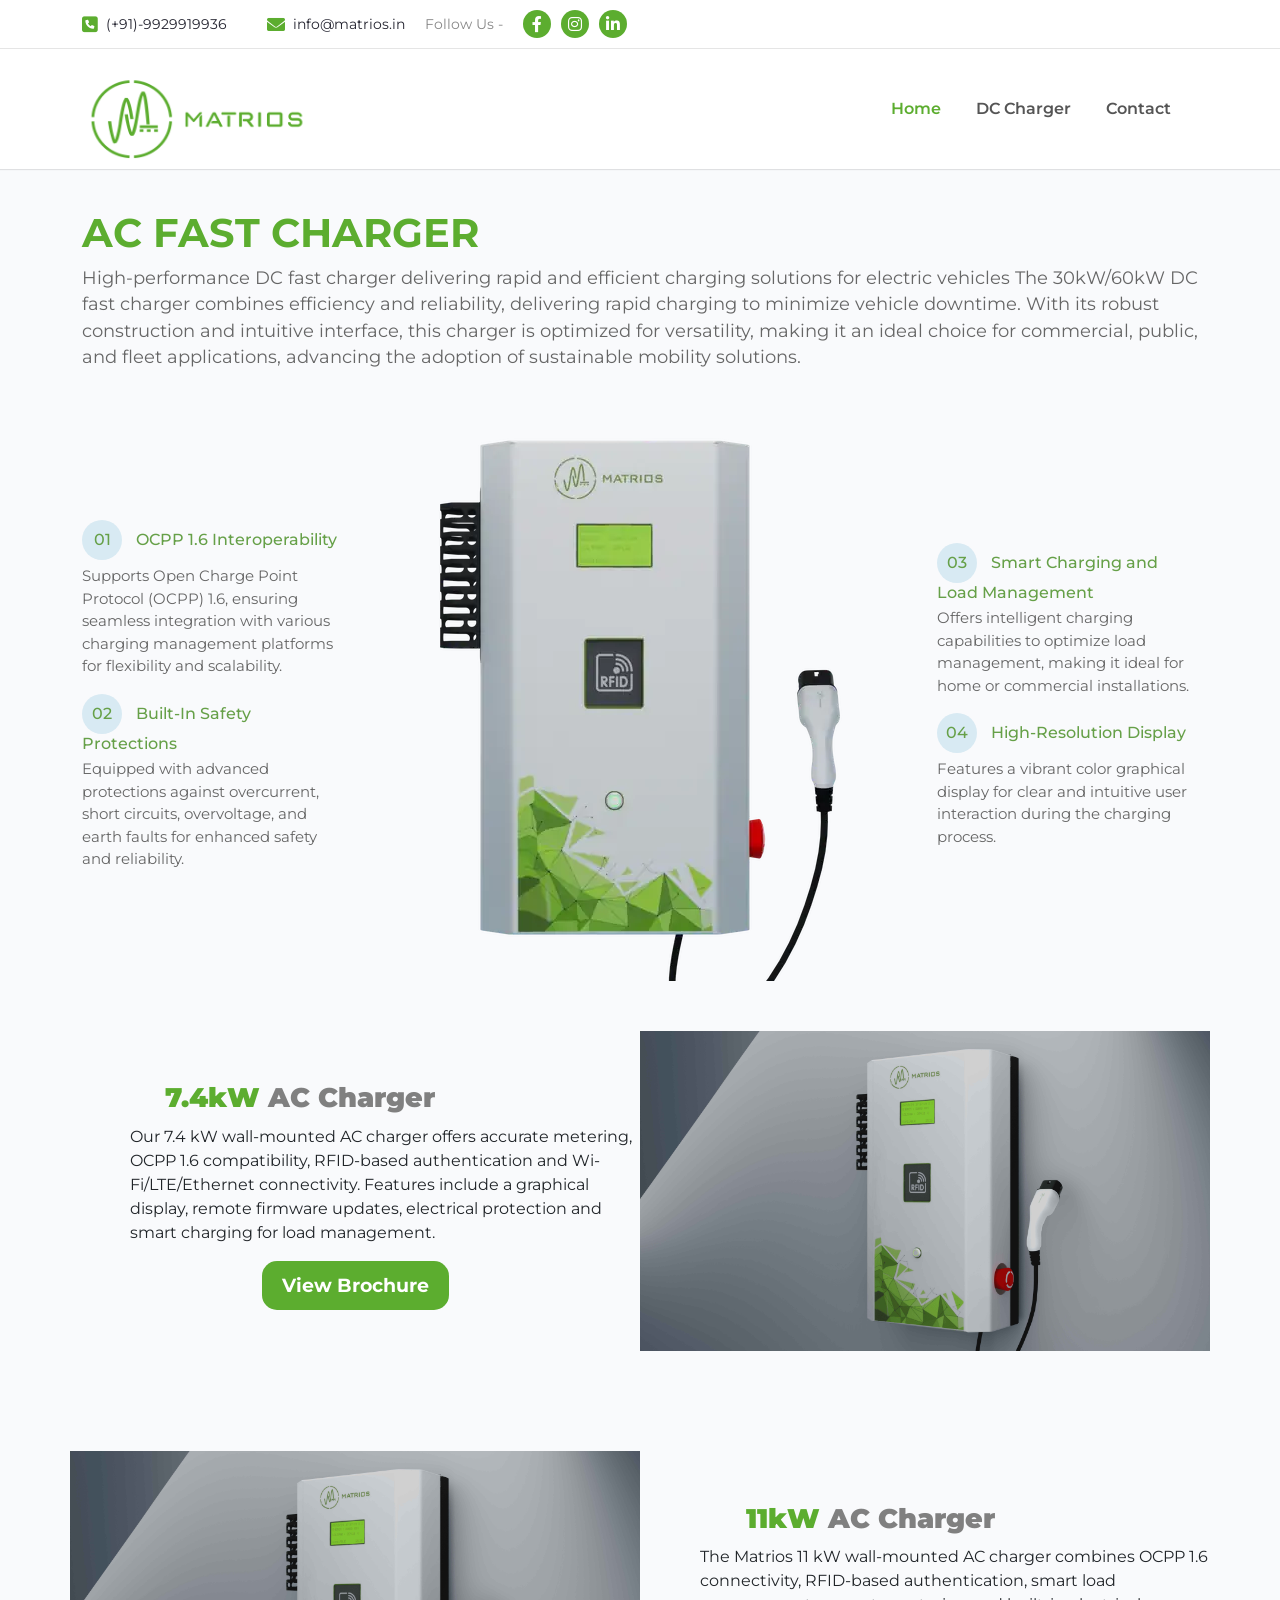
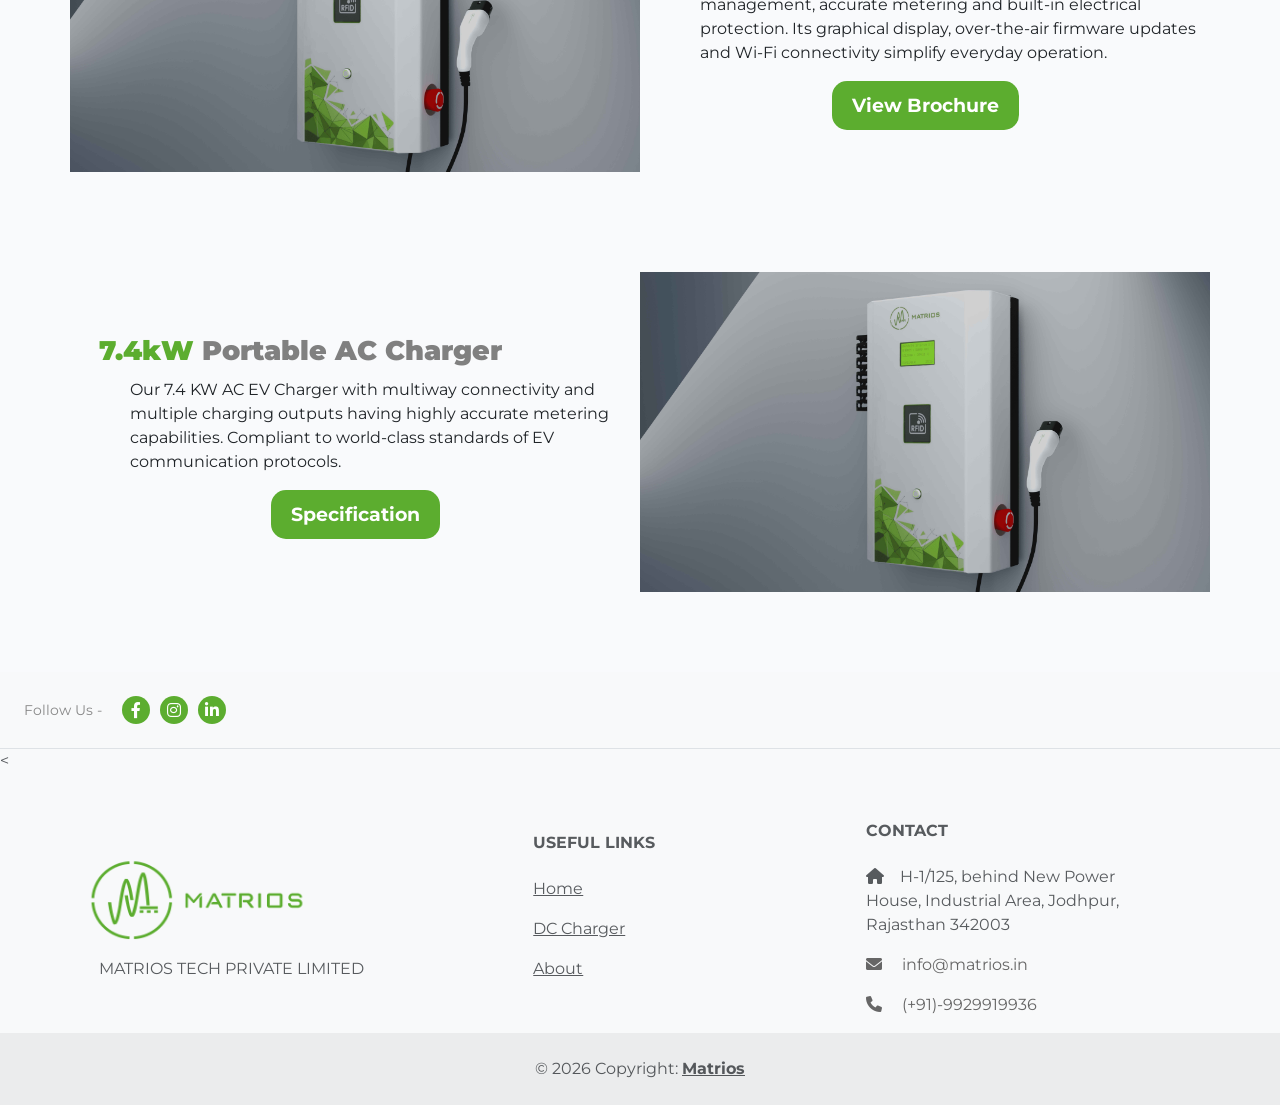
<file: pages/ac-chargers.html>
<!DOCTYPE html>
<html lang="en">
  <head>
    <meta charset="UTF-8" />
    <meta name="viewport" content="width=device-width, initial-scale=1.0" />
    <title>Matrios | AC Chargers</title>
    <link
      href="https://cdn.jsdelivr.net/npm/bootstrap@5.3.3/dist/css/bootstrap.min.css"
      rel="stylesheet"
      integrity="sha384-QWTKZyjpPEjISv5WaRU9OFeRpok6YctnYmDr5pNlyT2bRjXh0JMhjY6hW+ALEwIH"
      crossorigin="anonymous"
    />
    <link rel="preconnect" href="https://fonts.googleapis.com" />
    <link rel="preconnect" href="https://fonts.gstatic.com" crossorigin />
    <link
      href="https://fonts.googleapis.com/css2?family=Montserrat:wght@100;400;500;600;700;800;900&family=Open+Sans:wght@300;400;600;700;800&display=swap"
      rel="stylesheet"
    />

    <!-- FontAwesome for Icons -->
    <link href="https://cdnjs.cloudflare.com/ajax/libs/font-awesome/6.0.0-beta3/css/all.min.css" rel="stylesheet" />
    <link href="https://cdn.jsdelivr.net/npm/bootstrap@5.3.3/dist/css/bootstrap.min.css" rel="stylesheet" />
    <script src="https://cdnjs.cloudflare.com/ajax/libs/OwlCarousel2/2.3.4/owl.carousel.min.js"></script>

    <!--Link all css -->
    <link rel="stylesheet" href="../stylesheets/ac-chargers.css" />
    <link rel="stylesheet" href="../stylesheets/universalStyle.css" />
    <link rel="stylesheet" href="../stylesheets/animation.css" />
    <link rel="stylesheet" href="../stylesheets/responsive.css">
    <link rel="stylesheet" href="../stylesheets/style.css" />
    <link rel="stylesheet" href="../stylesheets/dc-chargers.css">
  </head>

  <body>

    <!--Top Bar-->
    <div class="top-bar">
      <div class="container">
        <div class="contact-info">
          <a href="tel:+080033000">
            <i class="fas fa-phone-alt fa-phone-square"></i> (+91)-9929919936
          </a>
          <a href="mailto:info@matrios.in">
            <i class="fas fa-envelope"></i> info@matrios.in
          </a>
        </div>
        <div class="social-icons">
          <span>Follow Us - </span>
          <a href="#" title="Facebook"><i class="fab fa-facebook-f"></i></a>
          <a href="#" title="Instagram"><i class="fab fa-instagram"></i></a>
          <a href="https://www.linkedin.com/company/matrios/" title="LinkedIn" aria-label="Matrios LinkedIn" target="_blank" rel="noopener noreferrer"><i class="fab fa-linkedin-in"></i></a>
        </div>
      </div>
    </div>

    <!--Nav Bar-->
    <nav class="navbar navbar-expand-lg">
      <div class="container">
        <!-- Logo -->
        <div class="navbar-logo">
          <a class="logo" href="../index.html">
            <img src="../utils/images/VPN.png" alt="Logo" />
          </a>
        </div>

        <!-- Navbar Toggler -->
        <button class="navbar-toggler" type="button" data-bs-toggle="collapse" data-bs-target="#navbarSupportedContent" aria-controls="navbarSupportedContent" aria-expanded="false" aria-label="Toggle navigation">
          <span class="navbar-toggler-icon"></span>
        </button>

        <!-- Navbar Links -->
        <div class="collapse navbar-collapse" id="navbarSupportedContent">
          <ul class="navbar-nav ms-auto mb-2 mb-lg-0">
            <li class="nav-item">
              <a class="nav-link active" aria-current="page" href="../index.html" style="color:#5CAD2F">Home</a>
            </li>
           
            <li class="nav-item">
              <a class="nav-link" href="../pages/dc-chargers.html">DC Charger</a>
            </li>
            <li class="nav-item">
              <a class="nav-link" href="#footer">Contact</a>
            </li>
          </ul>
        </div>
      </div>
    </nav>

   <!-- Content Area -->
<section id="content" style="margin-top:40px">
  <!-- <h1 class="heading text-center" style="color: gray; font-weight: 900">
    We Make 
    <span class="h1Underline" style="color: #749a35; position: relative">
      AC This Product
    </span>
  </h1> -->

  
    

  <div class="container" >
    <div class="row">
      <div class="col">
        <h1 class="h1Underline" style="color: #5cad2f; position: relative">AC FAST CHARGER</h1>

        <p class="matrip">High-performance DC fast charger delivering rapid and efficient charging solutions for electric vehicles
          The 30kW/60kW DC fast charger combines efficiency and reliability, delivering rapid charging to minimize vehicle downtime. With its robust construction and intuitive interface, this charger is optimized for versatility, making it an ideal choice for commercial, public, and fleet applications, advancing the adoption of sustainable mobility solutions.
  
        </p>
      </div>
    </div>
    </div>

    <section>
      <div class="container" style="margin-top:40px">
        <div class="row align-items-center">
          <!-- Left Column -->
          <div class="col-lg-3">
            <div class="feature-item">
              <h3><span class="feature-number">01</span> OCPP 1.6 Interoperability</h3>
              <p>Supports Open Charge Point Protocol (OCPP) 1.6, ensuring seamless integration with various charging management platforms for flexibility and scalability.</p>
            </div>
            <div class="feature-item">
              <h3><span class="feature-number">02</span> Built-In Safety Protections</h3>
              <p>Equipped with advanced protections against overcurrent, short circuits, overvoltage, and earth faults for enhanced safety and reliability.</p>
            </div>
            
          </div>
    
          <!-- Image Column -->
          <div class="col-lg-6 text-center">
            <img src="../utils/images/matrios_ac_first_charger.webp" alt="Matrios AC Charger" class="center-image">
          </div>
    
          <!-- Right Column -->
          <div class="col-lg-3">
            <div class="feature-item">
              <h3><span class="feature-number">03</span> Smart Charging and Load Management</h3>
              <p>Offers intelligent charging capabilities to optimize load management, making it ideal for home or commercial installations.</p>
            </div>
            <div class="feature-item">
              <h3><span class="feature-number">04</span> High-Resolution Display</h3>
              <p>Features a vibrant color graphical display for clear and intuitive user interaction during the charging process.</p>
            </div>
           
          </div>
        </div>
      </div>
    </section>
    
    
    
  

  <div class="container">
    <!-- Second Row -->
    <div class="row align-items-center">
      <div class="col-lg-6 contentCol Anim1Left">
        <h1 style="color: gray; font-weight: 900" class="head-tag">
          <span style="color: #5cad2f">7.4kW</span> AC Charger
        </h1>
        <p>
          Our 7.4 kW wall-mounted AC charger offers accurate metering, OCPP 1.6 compatibility, RFID-based authentication and Wi-Fi/LTE/Ethernet connectivity. Features include a graphical display, remote firmware updates, electrical protection and smart charging for load management.
        </p>
        <a class="btn btn-success btn-ac" href="https://drive.google.com/file/d/1O7XiFgxxEsaZ6hGJYaYcRuoV2GOGT8h4/view" target="_blank" rel="noopener noreferrer">
          View Brochure
        </a>
      </div>
      <div class="col-lg-6 contentCol Anim1Right">
        <img src="../utils/images/7.4kw/right.png" alt="Our Charger" class="img-fluid" />
      </div>
    </div>

    <!-- 11 kW Wall-Mounted AC Charger -->
    <div class="row align-items-center">
      <div class="col-lg-6 contentCol Anim1Left">
        <img src="../utils/images/7.4kw/right.png" alt="11 kW wall-mounted AC charger - temporary image" class="img-fluid" />
      </div>
      <div class="col-lg-6 contentCol Anim1Right">
        <h1 style="color: gray; font-weight: 900" class="head-tag"><span style="color: #5cad2f">11kW</span> AC Charger</h1>
        <p>The Matrios 11 kW wall-mounted AC charger combines OCPP 1.6 connectivity, RFID-based authentication, smart load management, accurate metering and built-in electrical protection. Its graphical display, over-the-air firmware updates and Wi-Fi connectivity simplify everyday operation.</p>
        <a class="btn btn-success btn-ac" href="https://drive.google.com/file/d/1y9EAKsA2FA_Y4zM55bsHs5moyZU20zEB/view" target="_blank" rel="noopener noreferrer">View Brochure</a>
      </div>
    </div>

    <!-- 7.4 kW Portable Charger (temporary content and image) -->
    <div class="row align-items-center">
      <div class="col-lg-6 contentCol Anim1Left">
        <h1 style="color: gray; font-weight: 900" class="head-tag">
          <span style="color: #5cad2f">7.4kW</span> Portable AC Charger
        </h1>
        <p>
          Our 7.4 KW AC EV Charger with multiway connectivity and multiple charging 
          outputs having highly accurate metering capabilities. Compliant to world-class 
          standards of EV communication protocols.
        </p>
        <a class="btn btn-success btn-ac" href="./specificaton/7.4specification.html">
          Specification
        </a>
      </div>
      <div class="col-lg-6 contentCol Anim1Right">
        <img src="../utils/images/7.4kw/right.png" alt="Our Charger" class="img-fluid" />
      </div>
    </div>

  </div>
</section>


    <!-- Footer -->
    <footer class="text-center text-lg-start bg-body-tertiary text-muted" id="footer">
      <!-- Section: Social media -->
      <section class="d-flex justify-content-center justify-content-lg-between p-4 border-bottom">
        <!-- Right -->
        <div class="social-icons">
          <span>Follow Us - </span>
          <a href="#" title="Facebook"><i class="fab fa-facebook-f"></i></a>
          <a href="#" title="Instagram"><i class="fab fa-instagram"></i></a>
          <a href="https://www.linkedin.com/company/matrios/" title="LinkedIn" aria-label="Matrios LinkedIn" target="_blank" rel="noopener noreferrer"><i class="fab fa-linkedin-in"></i></a>
        </div>
        <!-- Right -->
      </section>
      <!-- Section: Social media -->

      <!-- Section: Links  -->
      <section class="">
        <<div class="container text-center text-md-start mt-5">
      <!-- Grid row -->
      <div class="row">
        <!-- Grid column -->
        <div class="col-md-4  ">
          <!-- Content -->
          <a class="logo navbar-logo">
            <img src="../utils/images/VPN.png" alt="Logo" />
          </a>
         
          <p style="padding:17px;">
          </i>MATRIOS TECH PRIVATE LIMITED</p>
         
          </div>
        <!-- Grid column -->

            <!-- Grid column -->
            <div class="col-md-3 col-lg-2 col-xl-2 mx-auto mb-4">
              <!-- Links -->
              <h6 class="text-uppercase fw-bold mb-4">
                Useful links
              </h6>
              <p>
                <a href="../index.html" class="text-reset">Home</a>
              </p>
              <p>
                <a href="dc-chargers.html" class="text-reset">DC Charger</a>
              </p>
              <p>
                <a href="#content" class="text-reset">About</a>
              </p>
            </div>
            <!-- Grid column -->

            <!-- Grid column -->
            <div class="col-md-4 col-lg-3 col-xl-3 mx-auto mb-md-0 mb-4">
              <!-- Links -->
              <h6 class="text-uppercase fw-bold mb-4">Contact</h6>
              <p><i class="fas fa-home me-3"></i>H-1/125, behind New Power House, Industrial Area, Jodhpur, Rajasthan 342003</p>
              <p>
              
                  <a href="mailto:info@matrios.in" class="contact-link">
                    <i class="fas fa-envelope me-3"></i> info@matrios.in
                  </a>
                </p>
                <p>
                  <a href="tel:+919929919936" class="contact-link">
                    <i class="fas fa-phone me-3"></i> (+91)-9929919936
                  </a>
                </p>
                
              
            </div>
            <!-- Grid column -->
          </div>
          <!-- Grid row -->
        </div>
      </section>
      <!-- Section: Links  -->

      <!-- Copyright -->
      <div class="text-center p-4" style="background-color: rgba(0, 0, 0, 0.05);">
        © <span class="copyright-year">2024</span> Copyright:
        <a class="text-reset fw-bold" href="https://e4engineer.in">Matrios</a>
      </div>
      <!-- Copyright -->
    </footer>
    <!-- Footer -->

    <script>document.querySelectorAll(".copyright-year").forEach(el => { el.textContent = new Date().getFullYear(); });</script>
</body>

  <script
    src="https://cdn.jsdelivr.net/npm/bootstrap@5.3.3/dist/js/bootstrap.bundle.min.js"
    integrity="sha384-YvpcrYf0tY3lHB60NNkmXc5s9fDVZLESaAA55NDzOxhy9GkcIdslK1eN7N6jIeHz"
    crossorigin="anonymous"
  ></script>
  <script src="../scripts/script.js"></script>
</html>
</file>
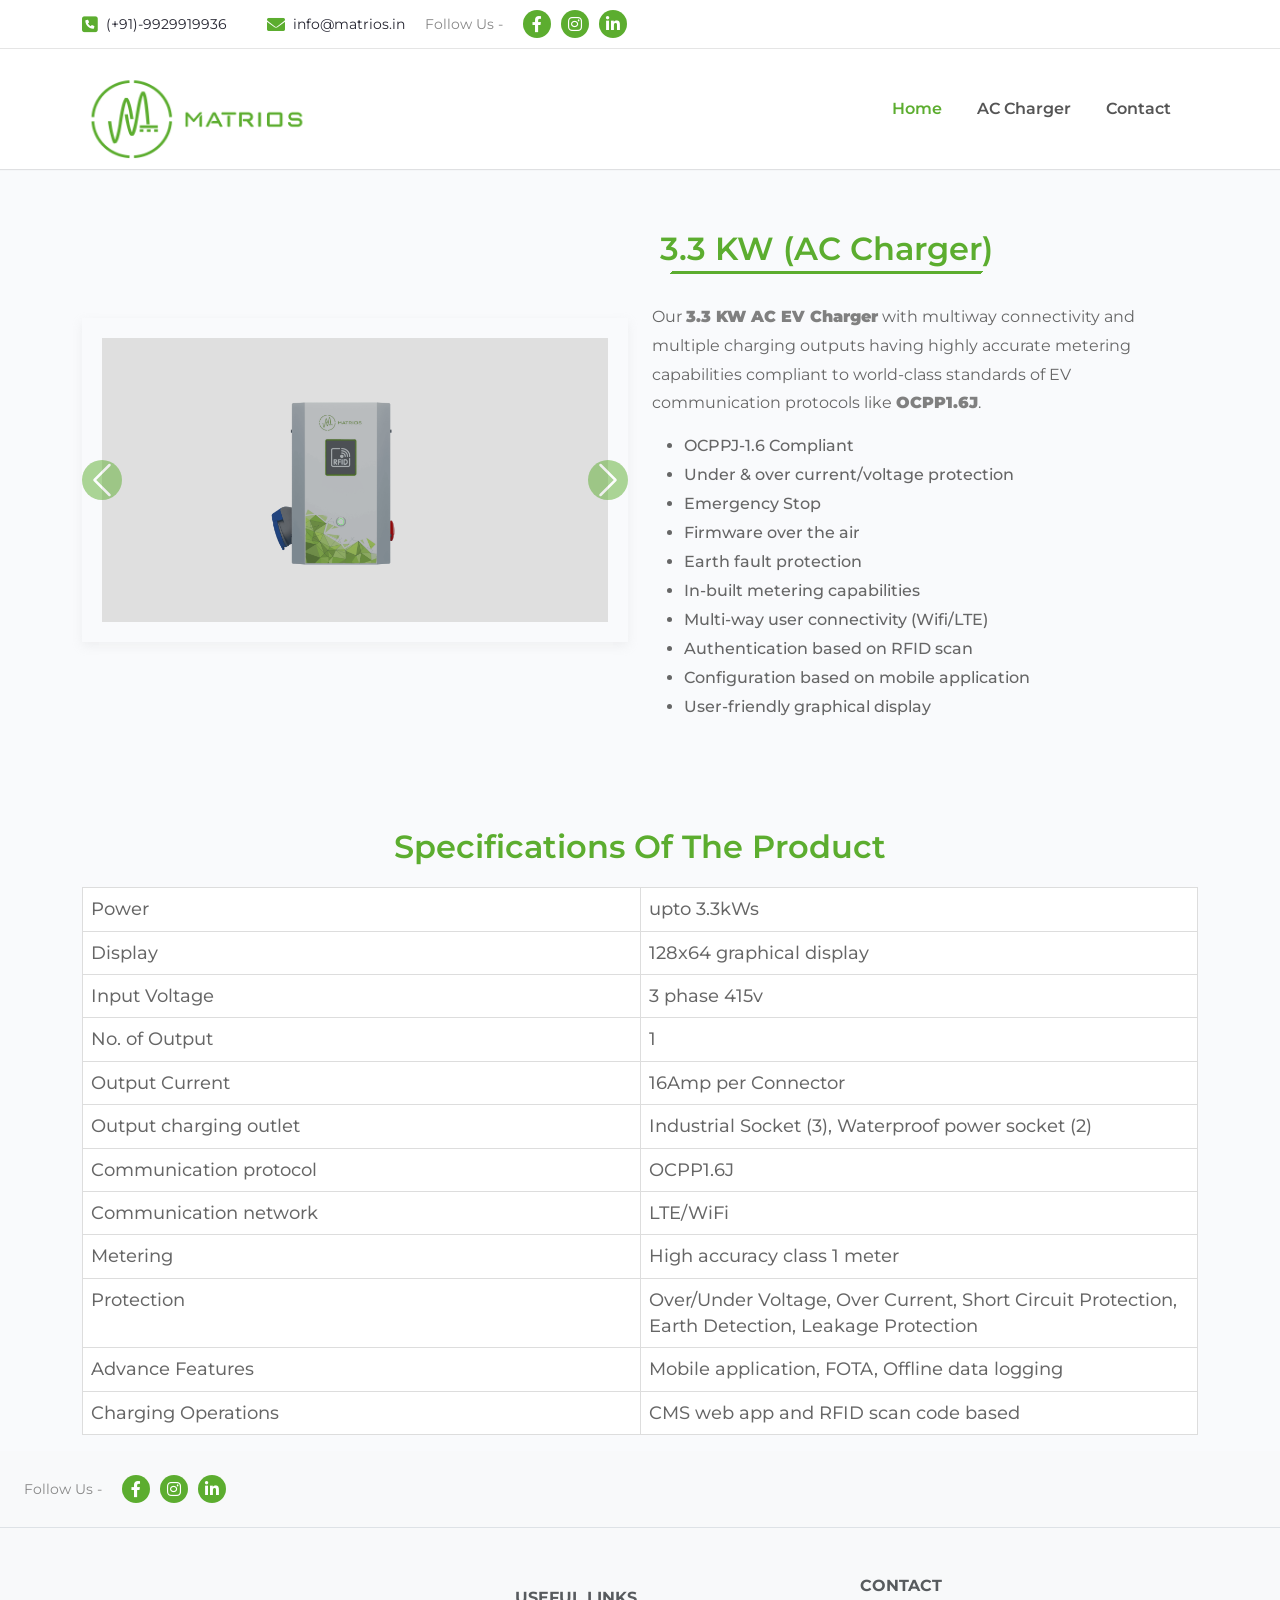
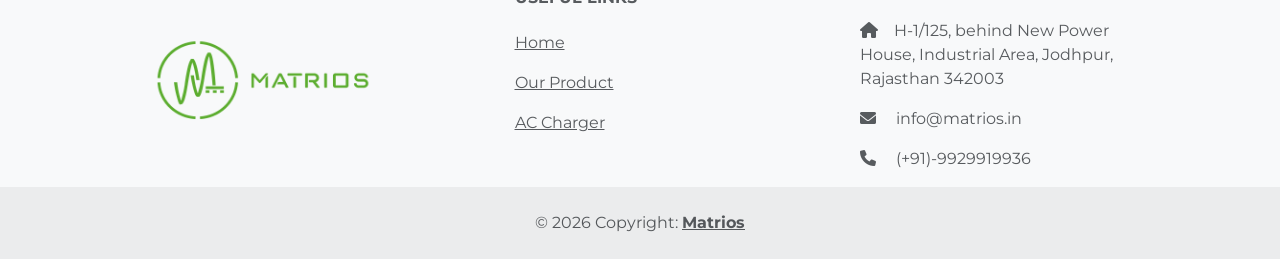
<file: pages/specifications.html>
<!DOCTYPE html>
<html lang="en">

<head>
  <meta charset="UTF-8" />
  <meta name="viewport" content="width=device-width, initial-scale=1.0" />
  <title>Matrios</title>

  <!-- Bootstrap CSS -->
  <link href="https://cdn.jsdelivr.net/npm/bootstrap@5.3.3/dist/css/bootstrap.min.css" rel="stylesheet" integrity="sha384-QWTKZyjpPEjISv5WaRU9OFeRpok6YctnYmDr5pNlyT2bRjXh0JMhjY6hW+ALEwIH" crossorigin="anonymous" />

  <!-- Google Fonts -->
  <link rel="preconnect" href="https://fonts.googleapis.com" />
  <link rel="preconnect" href="https://fonts.gstatic.com" crossorigin />

  <link href="https://fonts.googleapis.com/css2?family=Montserrat:wght@100..900&family=Open+Sans:wght@300..800&display=swap" rel="stylesheet" />

  <!-- FontAwesome for Icons -->
  <link href="https://cdnjs.cloudflare.com/ajax/libs/font-awesome/6.0.0-beta3/css/all.min.css" rel="stylesheet" />
  <link href="https://cdn.jsdelivr.net/npm/bootstrap@5.3.3/dist/css/bootstrap.min.css" rel="stylesheet" />
  <script src="https://cdnjs.cloudflare.com/ajax/libs/OwlCarousel2/2.3.4/owl.carousel.min.js"></script>


  <!-- Custom Stylesheets -->
  <link rel="stylesheet" href="../stylesheets/style.css" />
   <link rel="stylesheet" href="../stylesheets/universalStyle.css" /> 
  <link rel="stylesheet" href="../stylesheets/animation.css" />
  <link rel="stylesheet" href="../stylesheets/responsive.css">
  <link rel="stylesheet" href="../stylesheets/dc-chargers.css">
  <link rel="stylesheet" href="../stylesheets/specifications.css">
</head>

<body>

  <!-- Top Bar -->
  <div class="top-bar">
    <div class="container">
      <div class="contact-info">
        <a href="tel:+080033000">
          <i class="fas fa-phone-alt fa-phone-square"></i> (+91)-9929919936
        </a>
        <a href="mailto:info@matrios.in">
          <i class="fas fa-envelope"></i> info@matrios.in
        </a>
      </div>
      <div class="social-icons">
        <span>Follow Us - </span>
        <a href="#" title="Facebook"><i class="fab fa-facebook-f"></i></a>
        <a href="#" title="Instagram"><i class="fab fa-instagram"></i></a>
        <a href="https://www.linkedin.com/company/matrios/" title="LinkedIn" aria-label="Matrios LinkedIn" target="_blank" rel="noopener noreferrer"><i class="fab fa-linkedin-in"></i></a>
      </div>
    </div>
  </div>
  
  

  <!-- Navbar -->
  <nav class="navbar navbar-expand-lg nav">
    <div class="container">

      <!-- Logo -->
       
      <div class="navbar-logo">
        <a class="logo" href="../index.html">
          <img src="../utils/images/VPN.png" alt="Logo" />
        </a>
      </div>
  
      <!-- Navbar Toggler -->
      <button class="navbar-toggler" type="button" data-bs-toggle="collapse" data-bs-target="#navbarSupportedContent" aria-controls="navbarSupportedContent" aria-expanded="false" aria-label="Toggle navigation">
        <span class="navbar-toggler-icon"></span>
      </button>
  
      <!-- Navbar Links -->
      <div class="collapse navbar-collapse" id="navbarSupportedContent">
        <ul class="navbar-nav ms-auto mb-2 mb-lg-0">
          <li class="nav-item">
            <a class="nav-link active" aria-current="page" href="../index.html" style="color:#5CAD2F">Home</a>
          </li>
          
          <li class="nav-item">
            <a class="nav-link" href="ac-chargers.html">AC Charger</a>
          </li>
         
          <li class="nav-item">
            <a class="nav-link" href="#footer">Contact</a>
          </li>
        </ul>
      </div>
    </div>
  </nav>
  

   
  <section id="product" class="py-4">
    <div class="container">
      <div class="row">
        <!-- Carousel Section -->
        <div class="col-lg-6">
          <div id="carouselExampleControls" class="carousel slide" data-bs-ride="carousel">
            <div class="carousel-inner">
              <div class="carousel-item active">
                <img id="mainImage" class="d-block w-100 img-fluid" src="../utils/images/3.3kw/3.3kw1.png" alt="First slide">
              </div>
              <div class="carousel-item">
                <img class="d-block w-100 img-fluid" src="../utils/images/3.3kw/3.3kw2.png" alt="Second slide">
              </div>
              <div class="carousel-item">
                <img class="d-block w-100 img-fluid" src="../utils/images/3.3kw/3.3kw3.png" alt="Third slide">
              </div>
            </div>
            <!-- Carousel Controls -->
            <button class="carousel-control-prev" type="button" data-bs-target="#carouselExampleControls" data-bs-slide="prev">
              <span class="carousel-control-prev-icon" aria-hidden="true"></span>
              <span class="visually-hidden">Previous</span>
            </button>
            <button class="carousel-control-next" type="button" data-bs-target="#carouselExampleControls" data-bs-slide="next">
              <span class="carousel-control-next-icon" aria-hidden="true"></span>
              <span class="visually-hidden">Next</span>
            </button>
          </div>
        </div>
  
  <!-- Product Description -->
  <div class="col-lg-6 mt-4 mt-lg-0">
    <h2>
      <span style="color:#5cad2f;font-weight:600;">3.3 KW (AC Charger)</span>
    </h2>
    <p style="color:#666">
      Our <span style="color:gray;font-weight:900;">3.3 KW AC EV Charger</span> with multiway connectivity and
      multiple charging outputs having highly accurate metering capabilities compliant to world-class standards of
      EV communication protocols like <span style="font-weight:700; color:gray;font-weight:900;">OCPP1.6J</span>.
    </p>
    <ul style="color:#666;text-align:start">
      <li>OCPPJ-1.6 Compliant</li>
      <li>Under & over current/voltage protection</li>
      <li>Emergency Stop</li>
      <li>Firmware over the air</li>
      <li>Earth fault protection</li>
      <li>In-built metering capabilities</li>
      <li>Multi-way user connectivity (Wifi/LTE)</li>
      <li>Authentication based on RFID scan</li>
      <li>Configuration based on mobile application</li>
      <li>User-friendly graphical display</li>
    </ul>
  </div>
</div>
</div>
</section>
  
  <section id="specs" class="container mt-4">
    <h2 class="text-center" style="color:#5cad2f;font-weight:600;">Specifications Of The Product</h2>
    <table class="table table-bordered specsTable">
      <tbody>
        <tr>
          <td>Power</td>
          <td>upto 3.3kWs</td>
        </tr>
        <tr>
          <td>Display</td>
          <td>128x64 graphical display</td>
        </tr>
        <tr>
          <td>Input Voltage</td>
          <td>3 phase 415v</td>
        </tr>
        <tr>
          <td>No. of Output</td>
          <td>1</td>
        </tr>
        <tr>
          <td>Output Current</td>
          <td>16Amp per Connector</td>
        </tr>
        <tr>
          <td>Output charging outlet</td>
          <td>
            Industrial Socket (3), Waterproof power socket (2)
          </td>
        </tr>
        <tr>
          <td>Communication protocol</td>
          <td>OCPP1.6J</td>
        </tr>
        <tr>
          <td>Communication network</td>
          <td>LTE/WiFi</td>
        </tr>
        <tr>
          <td>Metering</td>
          <td>High accuracy class 1 meter</td>
        </tr>
        <tr>
          <td>Protection</td>
          <td>
            Over/Under Voltage, Over Current, Short Circuit Protection, Earth Detection, Leakage Protection
          </td>
        </tr>
        <tr>
          <td>Advance Features</td>
          <td>Mobile application, FOTA, Offline data logging</td>
        </tr>
        <tr>
          <td>Charging Operations</td>
          <td>CMS web app and RFID scan code based</td>
        </tr>
      </tbody>
    </table>
  </section>
  
   

    <!-- Footer -->
    <footer class="text-center text-lg-start bg-body-tertiary text-muted"id="footer">
      <!-- Section: Social media -->
      <section class="d-flex justify-content-center justify-content-lg-between p-4 border-bottom">
        <!-- Right -->
        <div class="social-icons">
          <span>Follow Us - </span>
          <a href="#" title="Facebook"><i class="fab fa-facebook-f"></i></a>
          <a href="#" title="Instagram"><i class="fab fa-instagram"></i></a>
          <a href="https://www.linkedin.com/company/matrios/" title="LinkedIn" aria-label="Matrios LinkedIn" target="_blank" rel="noopener noreferrer"><i class="fab fa-linkedin-in"></i></a>
        </div>
        <!-- Right -->
      </section>
      <!-- Section: Social media -->

      <!-- Section: Links  -->
      <section class="">
        <div class="container text-center text-md-start mt-5">
          <!-- Grid row -->
          <div class="row mt-3">
            <!-- Grid column -->
            <div class="col-md-3 col-lg-4 col-xl-3 mx-auto mb-4 navbar-logo">
              <!-- Content -->
              <a class="logo">
                <img src="../utils/images/VPN.png" alt="Logo" />
              </a>
            </div>
            <!-- Grid column -->

            <!-- Grid column -->
            <div class="col-md-3 col-lg-2 col-xl-2 mx-auto mb-4">
              <!-- Links -->
              <h6 class="text-uppercase fw-bold mb-4">
                Useful links
              </h6>
              <p>
                <a href="../index.html" class="text-reset">Home</a>
              </p>
              <p>
                <a href="#product" class="text-reset">Our Product</a>
              </p>
              <p>
                <a href="ac-chargers.html" class="text-reset">AC Charger</a>
              </p>
            </div>
            <!-- Grid column -->

            <!-- Grid column -->
            <div class="col-md-4 col-lg-3 col-xl-3 mx-auto mb-md-0 mb-4">
              <!-- Links -->
              <h6 class="text-uppercase fw-bold mb-4">Contact</h6>
              <p><i class="fas fa-home me-3"></i>H-1/125, behind New Power House, Industrial Area, Jodhpur, Rajasthan 342003</p>
              <p>
                <i class="fas fa-envelope me-3"></i>
               info@matrios.in
              </p>
              <p><i class="fas fa-phone me-3"></i> (+91)-9929919936</p>
            </div>
            <!-- Grid column -->
          </div>
          <!-- Grid row -->
        </div>
      </section>
      <!-- Section: Links  -->

      <!-- Copyright -->
      <div class="text-center p-4" style="background-color: rgba(0, 0, 0, 0.05);">
        © <span class="copyright-year">2024</span> Copyright:
        <a class="text-reset fw-bold" href="https://e4engineer.in">Matrios</a>
      </div>
      <!-- Copyright -->
    </footer>
    <!-- Footer -->

    <script>document.querySelectorAll(".copyright-year").forEach(el => { el.textContent = new Date().getFullYear(); });</script>
</body>

  <script
    src="https://cdn.jsdelivr.net/npm/bootstrap@5.3.3/dist/js/bootstrap.bundle.min.js"
    integrity="sha384-YvpcrYf0tY3lHB60NNkmXc5s9fDVZLESaAA55NDzOxhy9GkcIdslK1eN7N6jIeHz"
    crossorigin="anonymous"
  ></script>
  <script src="../scripts/script.js"></script>
</html>
</file>
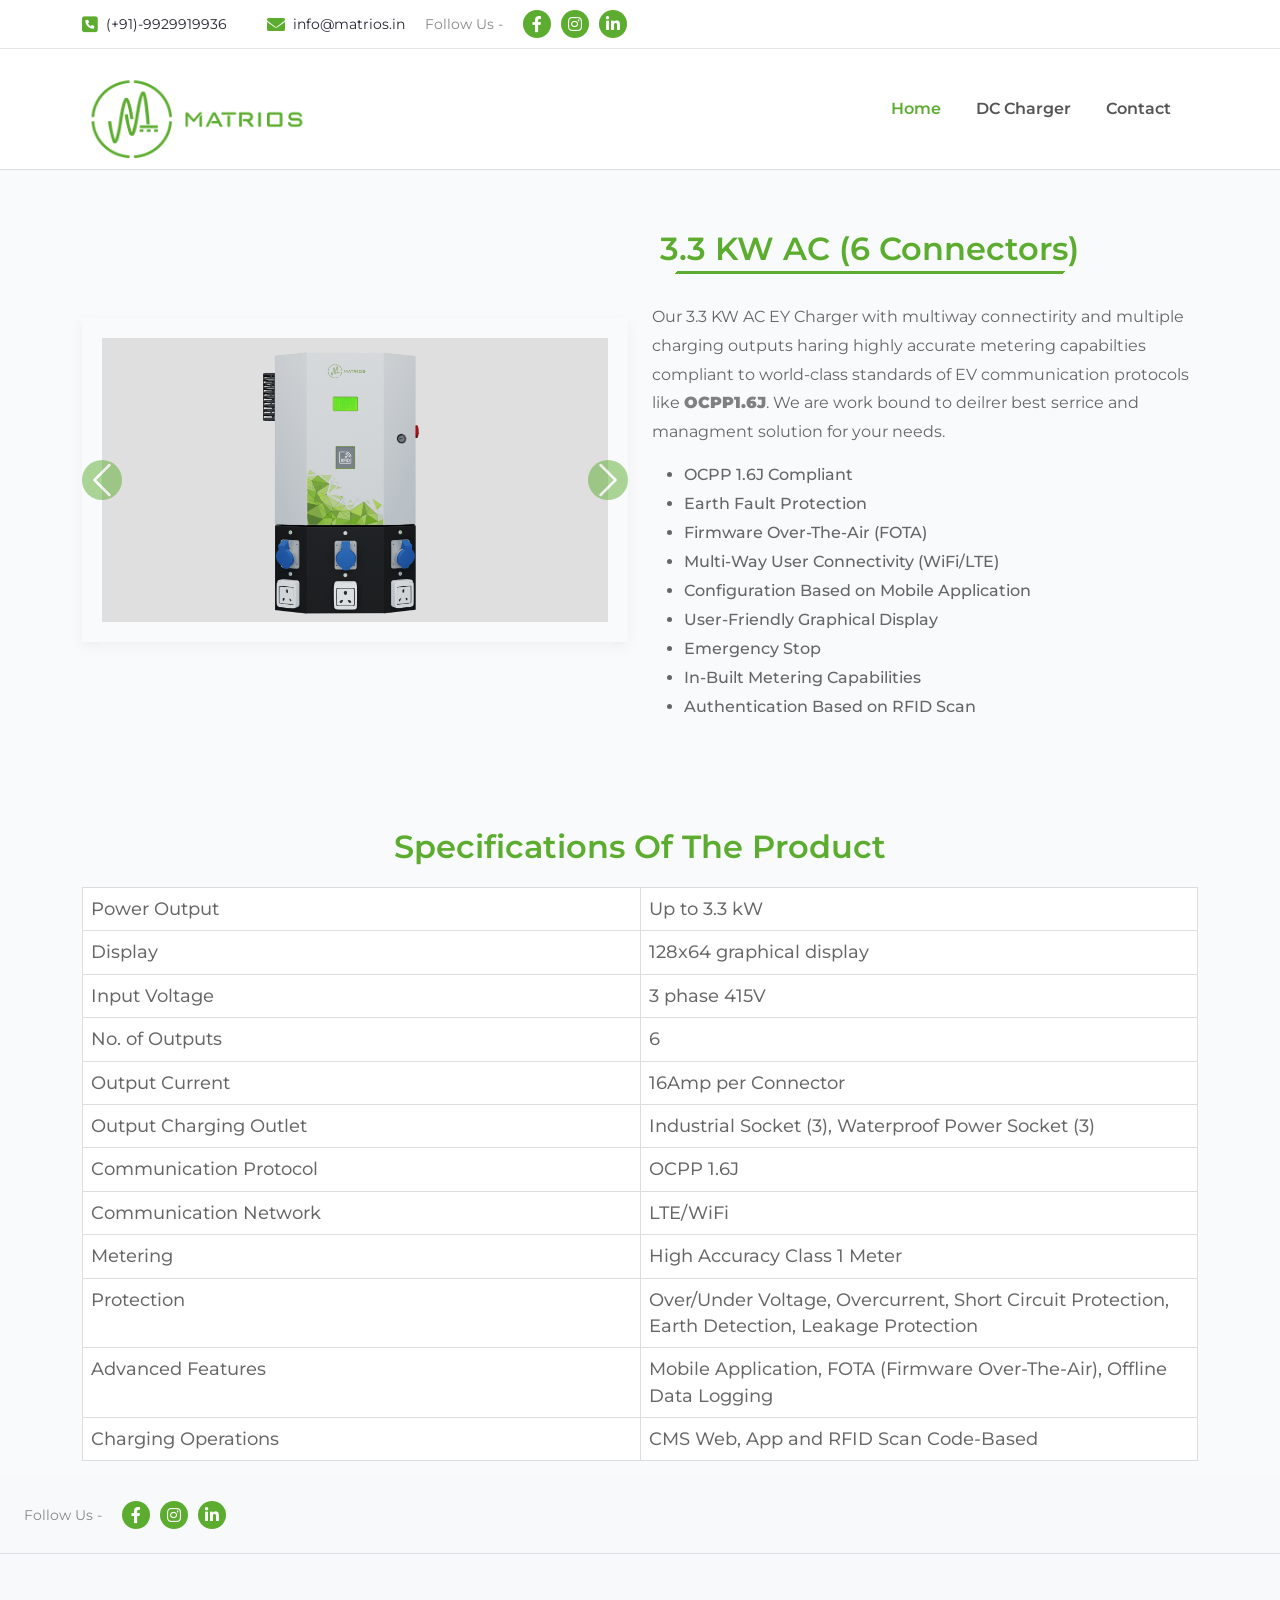
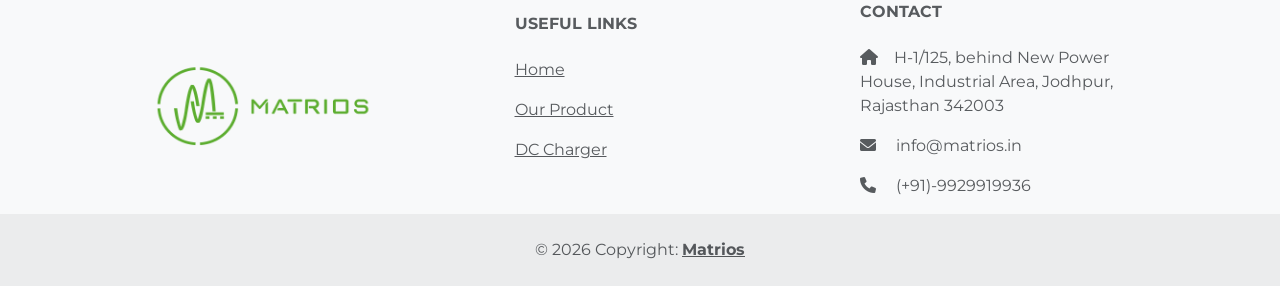
<file: pages/specificaton/3.36specificaton.html>
<!DOCTYPE html>
<html lang="en">

<head>
  <meta charset="UTF-8" />
  <meta name="viewport" content="width=device-width, initial-scale=1.0" />
  <title>Matrios</title>

  <!-- Bootstrap CSS -->
  <link href="https://cdn.jsdelivr.net/npm/bootstrap@5.3.3/dist/css/bootstrap.min.css" rel="stylesheet" integrity="sha384-QWTKZyjpPEjISv5WaRU9OFeRpok6YctnYmDr5pNlyT2bRjXh0JMhjY6hW+ALEwIH" crossorigin="anonymous" />

  <!-- Google Fonts -->
  <link rel="preconnect" href="https://fonts.googleapis.com" />
  <link rel="preconnect" href="https://fonts.gstatic.com" crossorigin />

  <link href="https://fonts.googleapis.com/css2?family=Montserrat:wght@100..900&family=Open+Sans:wght@300..800&display=swap" rel="stylesheet" />

  <!-- FontAwesome for Icons -->
  <link href="https://cdnjs.cloudflare.com/ajax/libs/font-awesome/6.0.0-beta3/css/all.min.css" rel="stylesheet" />
  <link href="https://cdn.jsdelivr.net/npm/bootstrap@5.3.3/dist/css/bootstrap.min.css" rel="stylesheet" />
  <script src="https://cdnjs.cloudflare.com/ajax/libs/OwlCarousel2/2.3.4/owl.carousel.min.js"></script>


  <!-- Custom Stylesheets -->
  <link rel="stylesheet" href="../../stylesheets/style.css" />
   <link rel="stylesheet" href="../../stylesheets/universalStyle.css" /> 
  <link rel="stylesheet" href="../../stylesheets/animation.css" />
  <link rel="stylesheet" href="../../stylesheets/responsive.css">
  <link rel="stylesheet" href="../../stylesheets/dc-chargers.css">
  <link rel="stylesheet" href="../../stylesheets/specifications.css">
</head>

<body>

  <!-- Top Bar -->
  <div class="top-bar">
    <div class="container">
      <div class="contact-info">
        <a href="tel:+080033000">
          <i class="fas fa-phone-alt fa-phone-square"></i> (+91)-9929919936
        </a>
        <a href="mailto:info@matrios.in">
          <i class="fas fa-envelope"></i> info@matrios.in
        </a>
      </div>
      <div class="social-icons">
        <span>Follow Us - </span>
        <a href="#" title="Facebook"><i class="fab fa-facebook-f"></i></a>
        <a href="#" title="Instagram"><i class="fab fa-instagram"></i></a>
        <a href="https://www.linkedin.com/company/matrios/" title="LinkedIn" aria-label="Matrios LinkedIn" target="_blank" rel="noopener noreferrer"><i class="fab fa-linkedin-in"></i></a>
      </div>
    </div>
  </div>
  
  

  <!-- Navbar -->
  <nav class="navbar navbar-expand-lg nav">
    <div class="container">

      <!-- Logo -->
       
      <div class="navbar-logo">
        <a class="logo" href="../../index.html">
          <img src="../../utils/images/VPN.png" alt="Logo" />
        </a>
      </div>
  
      <!-- Navbar Toggler -->
      <button class="navbar-toggler" type="button" data-bs-toggle="collapse" data-bs-target="#navbarSupportedContent" aria-controls="navbarSupportedContent" aria-expanded="false" aria-label="Toggle navigation">
        <span class="navbar-toggler-icon"></span>
      </button>
  
      <!-- Navbar Links -->
      <div class="collapse navbar-collapse" id="navbarSupportedContent">
        <ul class="navbar-nav ms-auto mb-2 mb-lg-0">
          <li class="nav-item">
            <a class="nav-link active" aria-current="page" href="../../index.html" style="color:#5CAD2F">Home</a>
          </li>
          <li class="nav-item">
            <a class="nav-link" href="../dc-chargers.html">DC Charger</a>
          </li>
         
          <li class="nav-item">
            <a class="nav-link" href="#footer">Contact</a>
          </li>
        </ul>
      </div>
    </div>
  </nav>
  

   
  <section id="product" class="py-4">
    <div class="container">
      <div class="row">
        <!-- Carousel Section -->
        <div class="col-lg-6">
          <div id="carouselExampleControls" class="carousel slide" data-bs-ride="carousel">
            <div class="carousel-inner">
              <div class="carousel-item active">
                <img id="mainImage" class="d-block w-100 img-fluid" src="../../utils/images/3.3-6C/front.png" alt="First slide">
              </div>
              <div class="carousel-item">
                <img class="d-block w-100 img-fluid" src="../../utils/images/3.3-6C/left.png" alt="Second slide">
              </div>
              <div class="carousel-item">
                <img class="d-block w-100 img-fluid" src="../../utils/images/3.3-6C/right.png" alt="Third slide">
              </div>
            </div>
            <!-- Carousel Controls -->
            <button class="carousel-control-prev" type="button" data-bs-target="#carouselExampleControls" data-bs-slide="prev">
              <span class="carousel-control-prev-icon" aria-hidden="true"></span>
              <span class="visually-hidden">Previous</span>
            </button>
            <button class="carousel-control-next" type="button" data-bs-target="#carouselExampleControls" data-bs-slide="next">
              <span class="carousel-control-next-icon" aria-hidden="true"></span>
              <span class="visually-hidden">Next</span>
            </button>
          </div>
        </div>
  
  <!-- Product Description -->
  <div class="col-lg-6 mt-4 mt-lg-0">
    <h2>
      <span style="color:#5cad2f;font-weight:600;">3.3 KW AC (6 Connectors)</span>
    </h2>
    <p style="color:#666">
         Our 3.3 KW AC EY Charger
        with multiway connectirity and multiple charging outputs haring highly accurate metering capabilties compliant to world-class standards of
        EV communication protocols like <span style="font-weight:700; color:gray;font-weight:900;">OCPP1.6J</span>. We are work bound to deilrer best serrice and managment solution for your
        needs. 
    </p>
    <ul style="color:#666; text-align:start">
      <li>OCPP 1.6J Compliant</li>
      <li>Earth Fault Protection</li>
      <li>Firmware Over-The-Air (FOTA)</li>
      <li>Multi-Way User Connectivity (WiFi/LTE)</li>
      <li>Configuration Based on Mobile Application</li>
      <li>User-Friendly Graphical Display</li>
      <li>Emergency Stop</li>
      <li>In-Built Metering Capabilities</li>
      <li>Authentication Based on RFID Scan</li>
    </ul>
    
  </div>
</div>
</div>
</section>
  
  <section id="specs" class="container mt-4">
    <h2 class="text-center" style="color:#5cad2f;font-weight:600;">Specifications Of The Product</h2>
    <table class="table table-bordered specsTable">
      <tbody>
        <tr>
          <td>Power Output</td>
          <td>Up to 3.3 kW</td>
        </tr>
        <tr>
          <td>Display</td>
          <td>128x64 graphical display</td>
        </tr>
        <tr>
          <td>Input Voltage</td>
          <td>3 phase 415V</td>
        </tr>
        <tr>
          <td>No. of Outputs</td>
          <td>6</td>
        </tr>
        <tr>
          <td>Output Current</td>
          <td>16Amp per Connector</td>
        </tr>
        <tr>
          <td>Output Charging Outlet</td>
          <td>
            Industrial Socket (3), Waterproof Power Socket (3)
          </td>
        </tr>
        <tr>
          <td>Communication Protocol</td>
          <td>OCPP 1.6J</td>
        </tr>
        <tr>
          <td>Communication Network</td>
          <td>LTE/WiFi</td>
        </tr>
        <tr>
          <td>Metering</td>
          <td>High Accuracy Class 1 Meter</td>
        </tr>
        <tr>
          <td>Protection</td>
          <td>
            Over/Under Voltage, Overcurrent, Short Circuit Protection, Earth Detection, Leakage Protection
          </td>
        </tr>
        <tr>
          <td>Advanced Features</td>
          <td>
            Mobile Application, FOTA (Firmware Over-The-Air), Offline Data Logging
          </td>
        </tr>
        <tr>
          <td>Charging Operations</td>
          <td>
            CMS Web, App and RFID Scan Code-Based
          </td>
        </tr>
      </tbody>
      
    </table>
  </section>
  
   

    <!-- Footer -->
    <footer class="text-center text-lg-start bg-body-tertiary text-muted"id="footer">
      <!-- Section: Social media -->
      <section class="d-flex justify-content-center justify-content-lg-between p-4 border-bottom">
        <!-- Right -->
        <div class="social-icons">
          <span>Follow Us - </span>
          <a href="#" title="Facebook"><i class="fab fa-facebook-f"></i></a>
          <a href="#" title="Instagram"><i class="fab fa-instagram"></i></a>
          <a href="https://www.linkedin.com/company/matrios/" title="LinkedIn" aria-label="Matrios LinkedIn" target="_blank" rel="noopener noreferrer"><i class="fab fa-linkedin-in"></i></a>
        </div>
        <!-- Right -->
      </section>
      <!-- Section: Social media -->

      <!-- Section: Links  -->
      <section class="">
        <div class="container text-center text-md-start mt-5">
          <!-- Grid row -->
          <div class="row mt-3">
            <!-- Grid column -->
            <div class="col-md-3 col-lg-4 col-xl-3 mx-auto mb-4 navbar-logo">
              <!-- Content -->
              <a class="logo">
                <img src="../../utils/images/VPN.png" alt="Logo" />
              </a>
            </div>
            <!-- Grid column -->

            <!-- Grid column -->
            <div class="col-md-3 col-lg-2 col-xl-2 mx-auto mb-4">
              <!-- Links -->
              <h6 class="text-uppercase fw-bold mb-4">
                Useful links
              </h6>
              <p>
                <a href="../../index.html" class="text-reset">Home</a>
              </p>
              <p>
                <a href="#product" class="text-reset">Our Product</a>
              </p>
              <p>
                <a href="../dc-chargers.html" class="text-reset">DC Charger</a>
              </p>
            </div>
            <!-- Grid column -->

            <!-- Grid column -->
            <div class="col-md-4 col-lg-3 col-xl-3 mx-auto mb-md-0 mb-4">
              <!-- Links -->
              <h6 class="text-uppercase fw-bold mb-4">Contact</h6>
              <p><i class="fas fa-home me-3"></i>H-1/125, behind New Power House, Industrial Area, Jodhpur, Rajasthan 342003</p>
              <p>
                <i class="fas fa-envelope me-3"></i>
                info@matrios.in
              </p>
              <p><i class="fas fa-phone me-3"></i> (+91)-9929919936</p>
            </div>
            <!-- Grid column -->
          </div>
          <!-- Grid row -->
        </div>
      </section>
      <!-- Section: Links  -->

      <!-- Copyright -->
      <div class="text-center p-4" style="background-color: rgba(0, 0, 0, 0.05);">
        © <span class="copyright-year">2024</span> Copyright:
        <a class="text-reset fw-bold" href="https://e4engineer.in">Matrios</a>
      </div>
      <!-- Copyright -->
    </footer>
    <!-- Footer -->

    <script>document.querySelectorAll(".copyright-year").forEach(el => { el.textContent = new Date().getFullYear(); });</script>
</body>

  <script
    src="https://cdn.jsdelivr.net/npm/bootstrap@5.3.3/dist/js/bootstrap.bundle.min.js"
    integrity="sha384-YvpcrYf0tY3lHB60NNkmXc5s9fDVZLESaAA55NDzOxhy9GkcIdslK1eN7N6jIeHz"
    crossorigin="anonymous"
  ></script>
  <script src="../../scripts/script.js"></script>
</html>
</file>
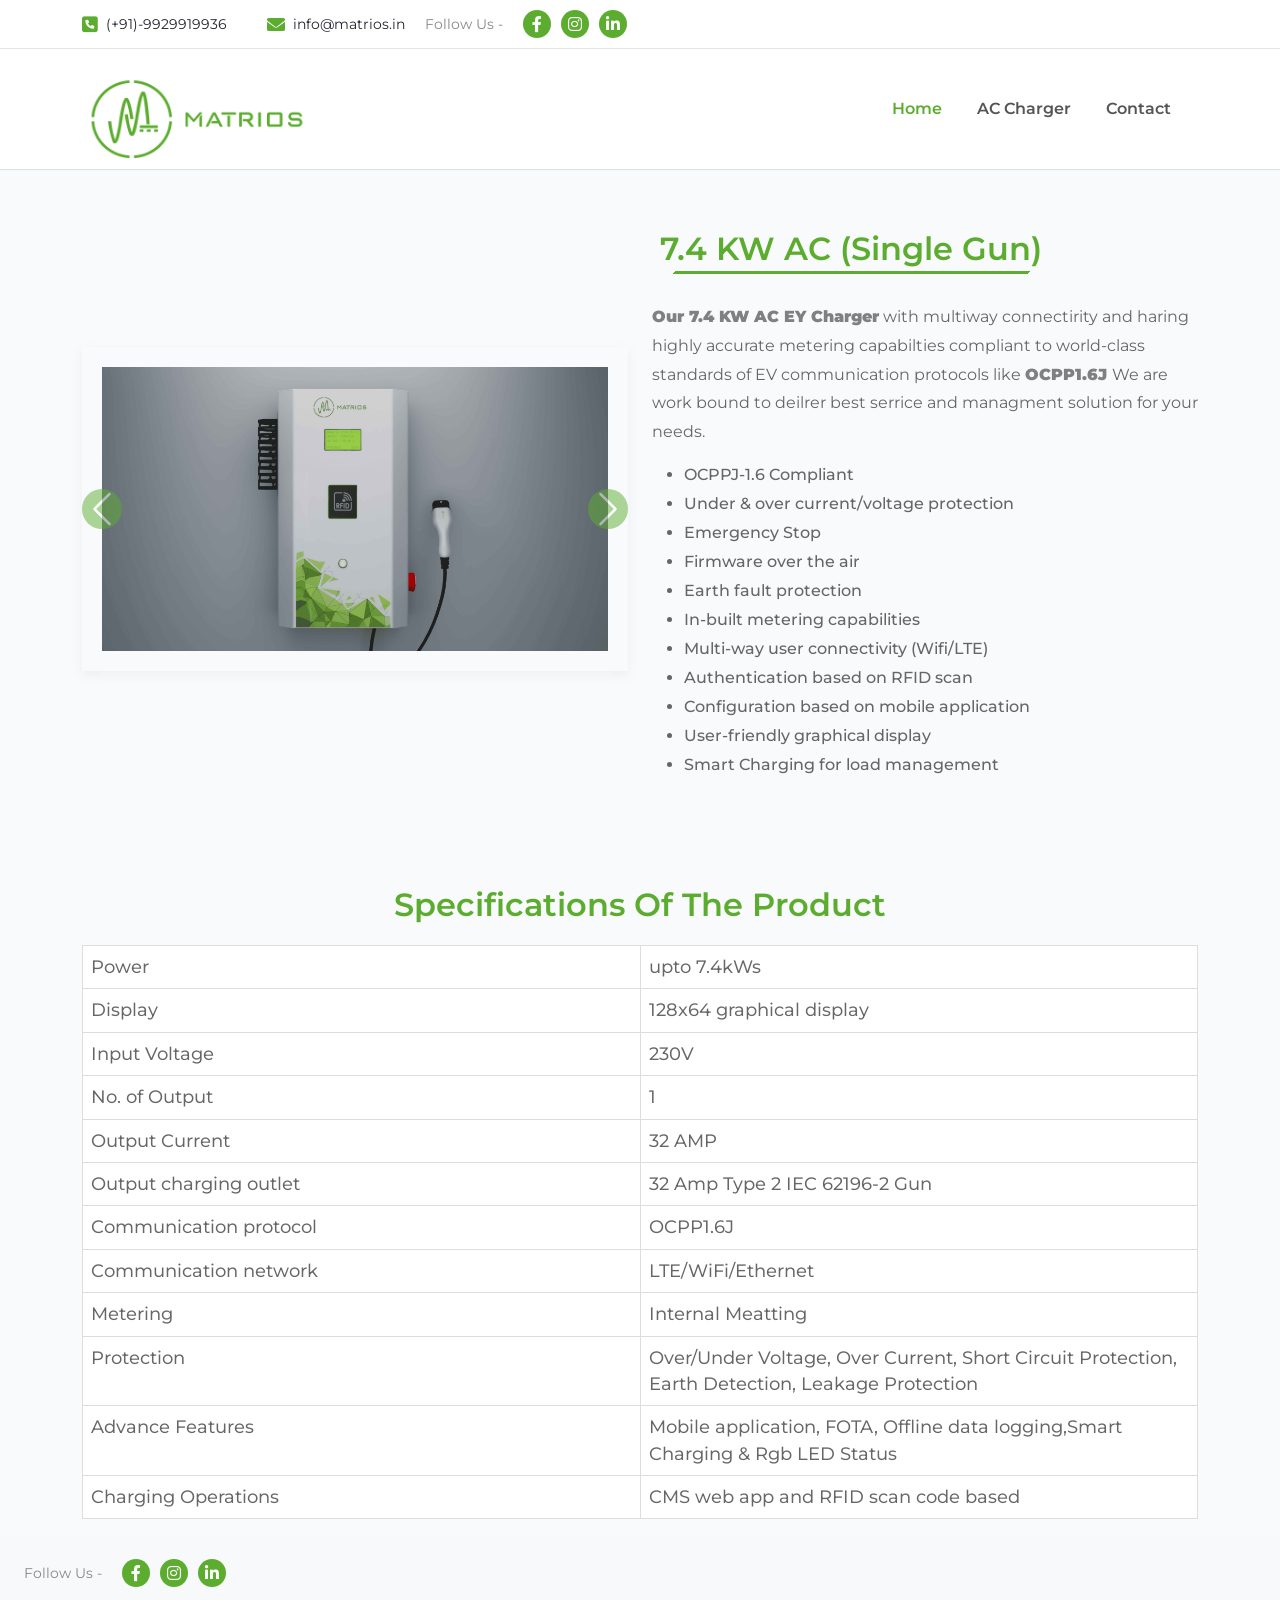
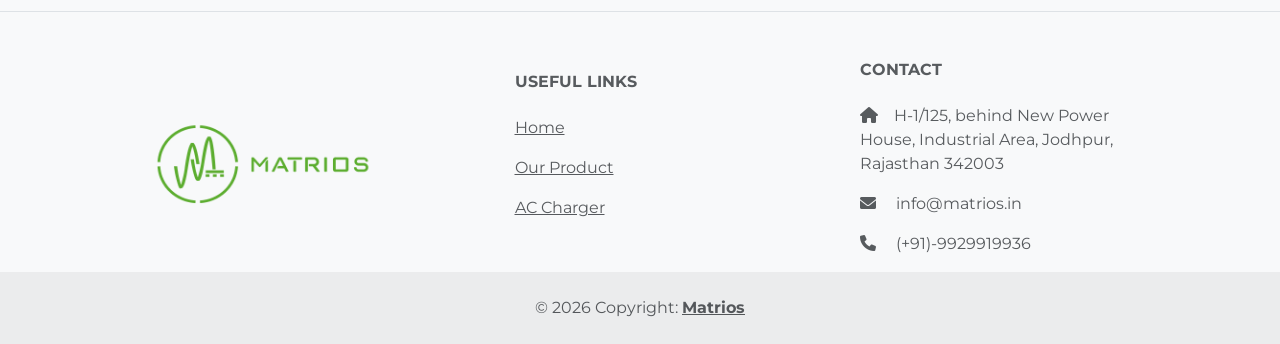
<file: pages/specificaton/7.4specification.html>
<!DOCTYPE html>
<html lang="en">

<head>
  <meta charset="UTF-8" />
  <meta name="viewport" content="width=device-width, initial-scale=1.0" />
  <title>Matrios</title>

  <!-- Bootstrap CSS -->
  <link href="https://cdn.jsdelivr.net/npm/bootstrap@5.3.3/dist/css/bootstrap.min.css" rel="stylesheet" integrity="sha384-QWTKZyjpPEjISv5WaRU9OFeRpok6YctnYmDr5pNlyT2bRjXh0JMhjY6hW+ALEwIH" crossorigin="anonymous" />

  <!-- Google Fonts -->
  <link rel="preconnect" href="https://fonts.googleapis.com" />
  <link rel="preconnect" href="https://fonts.gstatic.com" crossorigin />

  <link href="https://fonts.googleapis.com/css2?family=Montserrat:wght@100..900&family=Open+Sans:wght@300..800&display=swap" rel="stylesheet" />

  <!-- FontAwesome for Icons -->
  <link href="https://cdnjs.cloudflare.com/ajax/libs/font-awesome/6.0.0-beta3/css/all.min.css" rel="stylesheet" />
  <link href="https://cdn.jsdelivr.net/npm/bootstrap@5.3.3/dist/css/bootstrap.min.css" rel="stylesheet" />
  <script src="https://cdnjs.cloudflare.com/ajax/libs/OwlCarousel2/2.3.4/owl.carousel.min.js"></script>


  <!-- Custom Stylesheets -->
  <link rel="stylesheet" href="../../stylesheets/style.css" />
   <link rel="stylesheet" href="../../stylesheets/universalStyle.css" /> 
  <link rel="stylesheet" href="../../stylesheets/animation.css" />
  <link rel="stylesheet" href="../../stylesheets/responsive.css">
  <link rel="stylesheet" href="../../stylesheets/dc-chargers.css">
  <link rel="stylesheet" href="../../stylesheets/specifications.css">
</head>

<body>

  <!-- Top Bar -->
  <div class="top-bar">
    <div class="container">
      <div class="contact-info">
        <a href="tel:+080033000">
          <i class="fas fa-phone-alt fa-phone-square"></i> (+91)-9929919936
        </a>
        <a href="mailto:info@matrios.in">
          <i class="fas fa-envelope"></i> info@matrios.in
        </a>
      </div>
      <div class="social-icons">
        <span>Follow Us - </span>
        <a href="#" title="Facebook"><i class="fab fa-facebook-f"></i></a>
        <a href="#" title="Instagram"><i class="fab fa-instagram"></i></a>
        <a href="https://www.linkedin.com/company/matrios/" title="LinkedIn" aria-label="Matrios LinkedIn" target="_blank" rel="noopener noreferrer"><i class="fab fa-linkedin-in"></i></a>
      </div>
    </div>
  </div>
  
  

  <!-- Navbar -->
  <nav class="navbar navbar-expand-lg nav">
    <div class="container">

      <!-- Logo -->
       
      <div class="navbar-logo">
        <a class="logo" href="../../index.html">
          <img src="../../utils/images/VPN.png" alt="Logo" />
        </a>
      </div>
  
      <!-- Navbar Toggler -->
      <button class="navbar-toggler" type="button" data-bs-toggle="collapse" data-bs-target="#navbarSupportedContent" aria-controls="navbarSupportedContent" aria-expanded="false" aria-label="Toggle navigation">
        <span class="navbar-toggler-icon"></span>
      </button>
  
      <!-- Navbar Links -->
      <div class="collapse navbar-collapse" id="navbarSupportedContent">
        <ul class="navbar-nav ms-auto mb-2 mb-lg-0">
          <li class="nav-item">
            <a class="nav-link active" aria-current="page" href="../../index.html" style="color:#5CAD2F">Home</a>
          </li>
          <li class="nav-item">
            <a class="nav-link" href="../ac-chargers.html">AC Charger</a>
          </li>
         
          <li class="nav-item">
            <a class="nav-link" href="#footer">Contact</a>
          </li>
        </ul>
      </div>
    </div>
  </nav>
  

   
  <section id="product" class="py-4">
    <div class="container">
      <div class="row">
        <!-- Carousel Section -->
        <div class="col-lg-6">
          <div id="carouselExampleControls" class="carousel slide" data-bs-ride="carousel">
            <div class="carousel-inner">
              <div class="carousel-item active">
                <img id="mainImage" class="d-block w-100 img-fluid" src="../../utils/images/7.4kw/front.png" alt="First slide">
              </div>
              <div class="carousel-item">
                <img class="d-block w-100 img-fluid" src="../../utils/images/7.4kw/left.png" alt="Second slide">
              </div>
              <div class="carousel-item">
                <img class="d-block w-100 img-fluid" src="../../utils/images/7.4kw/right.png" alt="Third slide">
              </div>
            </div>
            <!-- Carousel Controls -->
            <button class="carousel-control-prev" type="button" data-bs-target="#carouselExampleControls" data-bs-slide="prev">
              <span class="carousel-control-prev-icon" aria-hidden="true"></span>
              <span class="visually-hidden">Previous</span>
            </button>
            <button class="carousel-control-next" type="button" data-bs-target="#carouselExampleControls" data-bs-slide="next">
              <span class="carousel-control-next-icon" aria-hidden="true"></span>
              <span class="visually-hidden">Next</span>
            </button>
          </div>
        </div>
  
  <!-- Product Description -->
  <div class="col-lg-6 mt-4 mt-lg-0">
    <h2>
      <span style="color:#5cad2f;font-weight:600;">7.4 KW AC (Single Gun)</span>
    </h2>
    <p style="color:#666">
      <span style="color:gray;font-weight:900;">Our 7.4 KW AC EY Charger</span>
        with multiway connectirity and haring highly accurate metering capabilties compliant to world-class standards of
        EV communication protocols like <span style="color:gray;font-weight:900;">OCPP1.6J
        </span> We are work bound to deilrer best serrice and managment solution for your
        needs.
    </p>
    <ul style="color:#666; text-align:start">
      <li>OCPPJ-1.6 Compliant</li>
      <li>Under & over current/voltage protection</li>
      <li>Emergency Stop</li>
      <li>Firmware over the air</li>
      <li>Earth fault protection</li>
      <li>In-built metering capabilities</li>
      <li>Multi-way user connectivity (Wifi/LTE)</li>
      <li>Authentication based on RFID scan</li>
      <li>Configuration based on mobile application</li>
      <li>User-friendly graphical display</li>
    <li>Smart Charging for load management</li>
    </ul>
  </div>
</div>
</div>
</section>
  
  <section id="specs" class="container mt-4">
    <h2 class="text-center" style="color:#5cad2f;font-weight:600;">Specifications Of The Product</h2>
    <table class="table table-bordered specsTable">
      <tbody>
        <tr>
          <td>Power</td>
          <td>upto 7.4kWs</td>
        </tr>
        <tr>
          <td>Display</td>
          <td>128x64 graphical display</td>
        </tr>
        <tr>
          <td>Input Voltage</td>
          <td>230V</td>
        </tr>
        <tr>
          <td>No. of Output</td>
          <td>1</td>
        </tr>
        <tr>
          <td>Output Current</td>
          <td>32 AMP</td>
        </tr>
        <tr>
          <td>Output charging outlet</td>
          <td>
          32 Amp Type 2 IEC 62196-2 Gun
          </td>
        </tr>
        <tr>
          <td>Communication protocol</td>
          <td>OCPP1.6J</td>
        </tr>
        <tr>
          <td>Communication network</td>
          <td>LTE/WiFi/Ethernet</td>
        </tr>
        <tr>
          <td>Metering</td>
          <td>Internal Meatting</td>
        </tr>
        <tr>
          <td>Protection</td>
          <td>
            Over/Under Voltage, Over Current, Short Circuit Protection, Earth Detection, Leakage Protection
          </td>
        </tr>
        <tr>
          <td>Advance Features</td>
          <td>Mobile application, FOTA, Offline data logging,Smart Charging & Rgb LED Status</td>
        </tr>
        <tr>
          <td>Charging Operations</td>
          <td>CMS web app and RFID scan code based</td>
        </tr>
      </tbody>
    </table>
  </section>
  
   

    <!-- Footer -->
    <footer class="text-center text-lg-start bg-body-tertiary text-muted"id="footer">
      <!-- Section: Social media -->
      <section class="d-flex justify-content-center justify-content-lg-between p-4 border-bottom">
        <!-- Right -->
        <div class="social-icons">
          <span>Follow Us - </span>
          <a href="#" title="Facebook"><i class="fab fa-facebook-f"></i></a>
          <a href="#" title="Instagram"><i class="fab fa-instagram"></i></a>
          <a href="https://www.linkedin.com/company/matrios/" title="LinkedIn" aria-label="Matrios LinkedIn" target="_blank" rel="noopener noreferrer"><i class="fab fa-linkedin-in"></i></a>
        </div>
        <!-- Right -->
      </section>
      <!-- Section: Social media -->

      <!-- Section: Links  -->
      <section class="">
        <div class="container text-center text-md-start mt-5">
          <!-- Grid row -->
          <div class="row mt-3">
            <!-- Grid column -->
            <div class="col-md-3 col-lg-4 col-xl-3 mx-auto mb-4 navbar-logo">
              <!-- Content -->
              <a class="logo">
                <img src="../../utils/images/VPN.png" alt="Logo" />
              </a>
            </div>
            <!-- Grid column -->

            <!-- Grid column -->
            <div class="col-md-3 col-lg-2 col-xl-2 mx-auto mb-4">
              <!-- Links -->
              <h6 class="text-uppercase fw-bold mb-4">
                Useful links
              </h6>
              <p>
                <a href="../../index.html" class="text-reset">Home</a>
              </p>
              <p>
                <a href="#product" class="text-reset">Our Product</a>
              </p>
              <p>
                <a href="../ac-chargers.html" class="text-reset">AC Charger</a>
              </p>
            </div>
            <!-- Grid column -->

            <!-- Grid column -->
            <div class="col-md-4 col-lg-3 col-xl-3 mx-auto mb-md-0 mb-4">
              <!-- Links -->
              <h6 class="text-uppercase fw-bold mb-4">Contact</h6>
              <p><i class="fas fa-home me-3"></i>H-1/125, behind New Power House, Industrial Area, Jodhpur, Rajasthan 342003</p>
              <p>
                <i class="fas fa-envelope me-3"></i>
                info@matrios.in
              </p>
              <p><i class="fas fa-phone me-3"></i> (+91)-9929919936</p>
            </div>
            <!-- Grid column -->
          </div>
          <!-- Grid row -->
        </div>
      </section>
      <!-- Section: Links  -->

      <!-- Copyright -->
      <div class="text-center p-4" style="background-color: rgba(0, 0, 0, 0.05);">
        © <span class="copyright-year">2024</span> Copyright:
        <a class="text-reset fw-bold" href="https://e4engineer.in">Matrios</a>
      </div>
      <!-- Copyright -->
    </footer>
    <!-- Footer -->

    <script>document.querySelectorAll(".copyright-year").forEach(el => { el.textContent = new Date().getFullYear(); });</script>
</body>

  <script
    src="https://cdn.jsdelivr.net/npm/bootstrap@5.3.3/dist/js/bootstrap.bundle.min.js"
    integrity="sha384-YvpcrYf0tY3lHB60NNkmXc5s9fDVZLESaAA55NDzOxhy9GkcIdslK1eN7N6jIeHz"
    crossorigin="anonymous"
  ></script>
  <script src="../../scripts/script.js"></script>
</html>
</file>
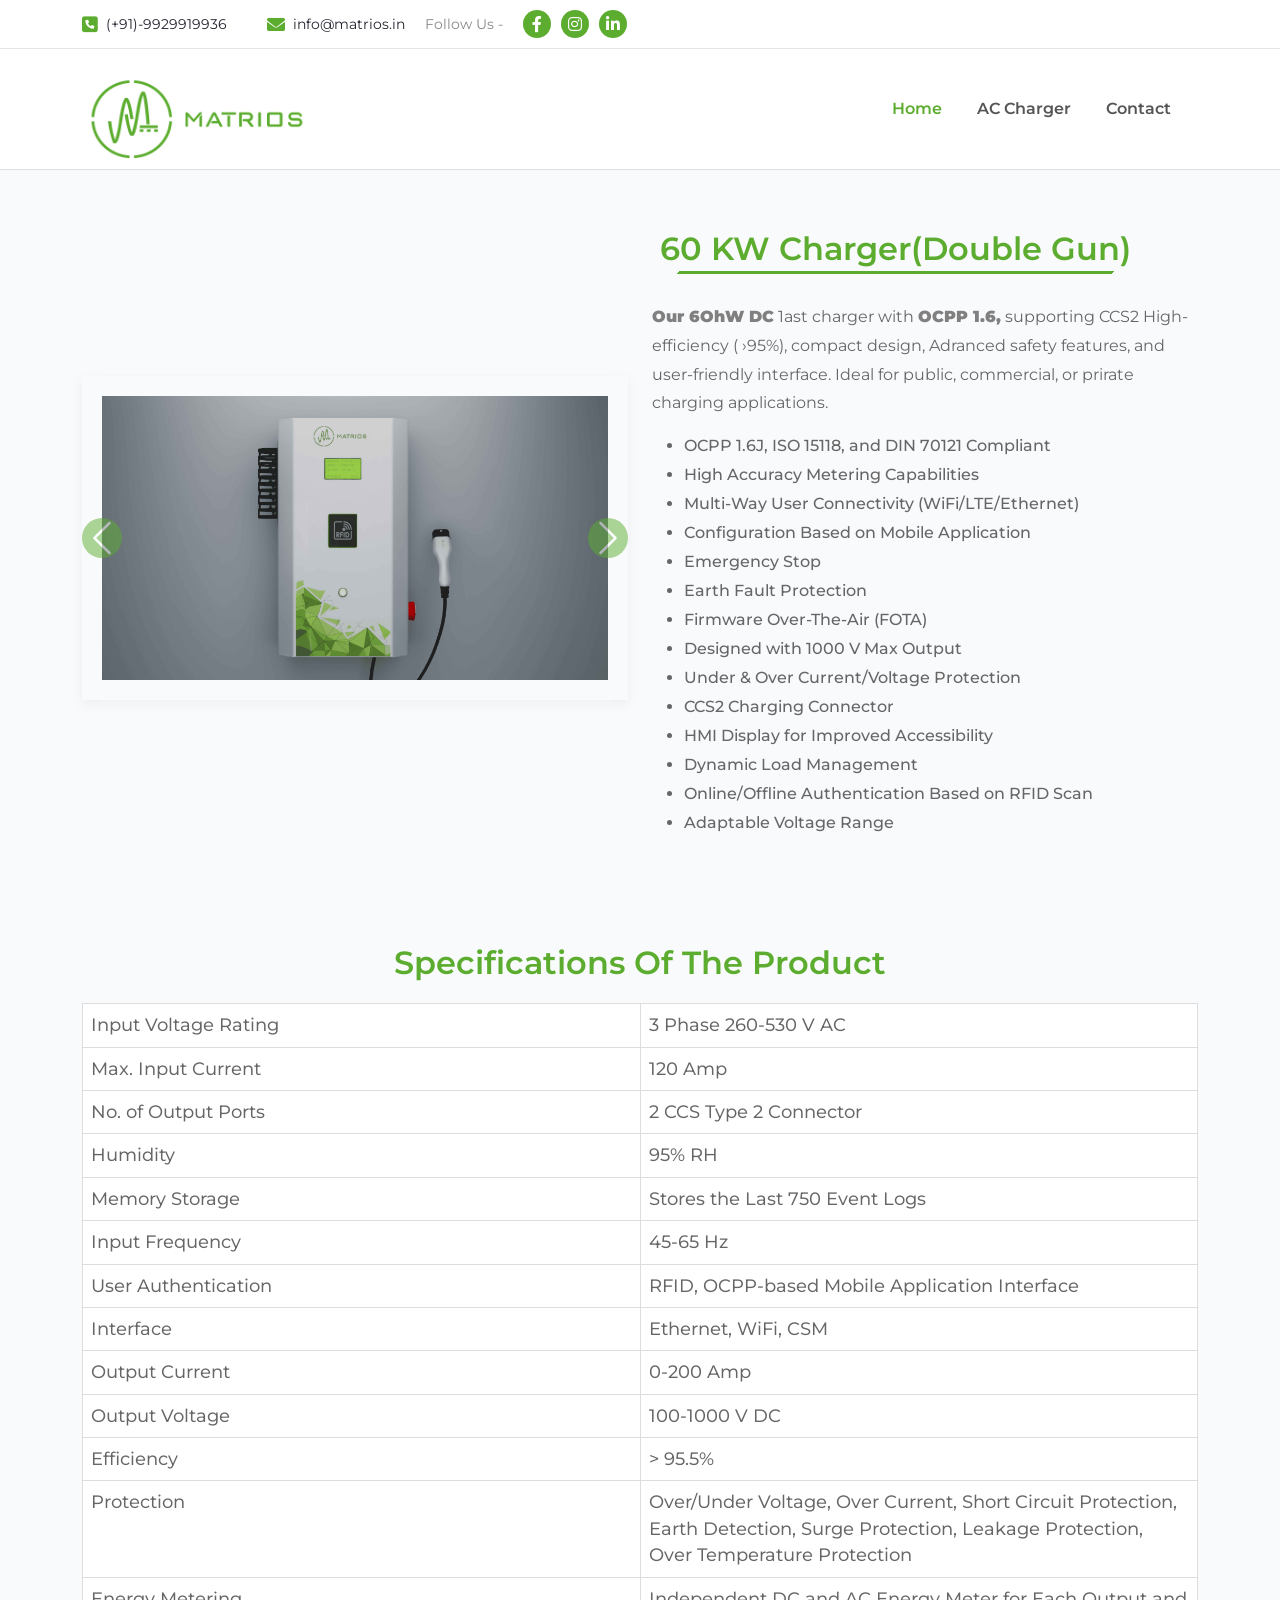
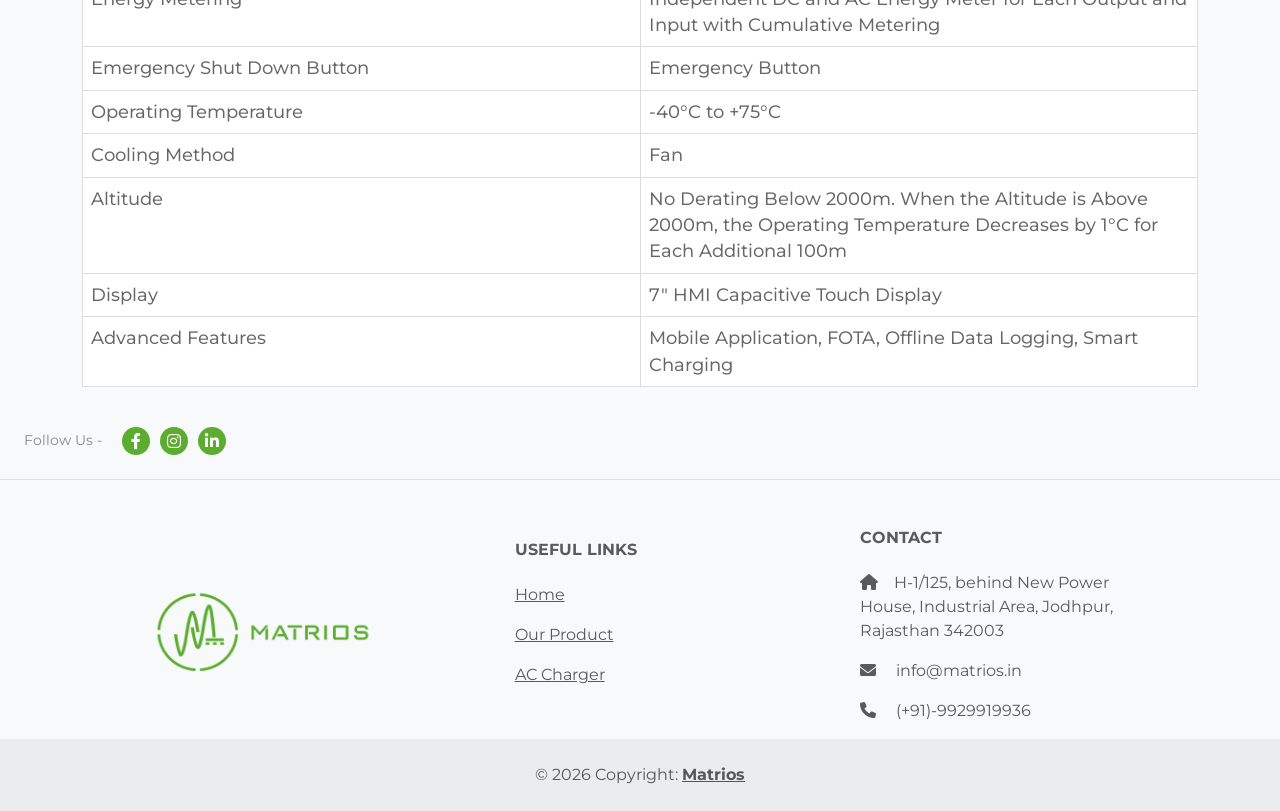
<file: pages/specificaton/dc-chargerdoublegun.html>
<!DOCTYPE html>
<html lang="en">

<head>
  <meta charset="UTF-8" />
  <meta name="viewport" content="width=device-width, initial-scale=1.0" />
  <title>Matrios</title>

  <!-- Bootstrap CSS -->
  <link href="https://cdn.jsdelivr.net/npm/bootstrap@5.3.3/dist/css/bootstrap.min.css" rel="stylesheet" integrity="sha384-QWTKZyjpPEjISv5WaRU9OFeRpok6YctnYmDr5pNlyT2bRjXh0JMhjY6hW+ALEwIH" crossorigin="anonymous" />

  <!-- Google Fonts -->
  <link rel="preconnect" href="https://fonts.googleapis.com" />
  <link rel="preconnect" href="https://fonts.gstatic.com" crossorigin />

  <link href="https://fonts.googleapis.com/css2?family=Montserrat:wght@100..900&family=Open+Sans:wght@300..800&display=swap" rel="stylesheet" />

  <!-- FontAwesome for Icons -->
  <link href="https://cdnjs.cloudflare.com/ajax/libs/font-awesome/6.0.0-beta3/css/all.min.css" rel="stylesheet" />
  <link href="https://cdn.jsdelivr.net/npm/bootstrap@5.3.3/dist/css/bootstrap.min.css" rel="stylesheet" />
  <script src="https://cdnjs.cloudflare.com/ajax/libs/OwlCarousel2/2.3.4/owl.carousel.min.js"></script>


  <!-- Custom Stylesheets -->
  <link rel="stylesheet" href="../../stylesheets/style.css" />
   <link rel="stylesheet" href="../../stylesheets/universalStyle.css" /> 
  <link rel="stylesheet" href="../../stylesheets/animation.css" />
  <link rel="stylesheet" href="../../stylesheets/responsive.css">
  <link rel="stylesheet" href="../../stylesheets/dc-chargers.css">
  <link rel="stylesheet" href="../../stylesheets/specifications.css">
</head>

<body>

  <!-- Top Bar -->
  <div class="top-bar">
    <div class="container">
      <div class="contact-info">
        <a href="tel:+080033000">
          <i class="fas fa-phone-alt fa-phone-square"></i> (+91)-9929919936
        </a>
        <a href="mailto:info@matrios.in">
          <i class="fas fa-envelope"></i> info@matrios.in
        </a>
      </div>
      <div class="social-icons">
        <span>Follow Us - </span>
        <a href="#" title="Facebook"><i class="fab fa-facebook-f"></i></a>
        <a href="#" title="Instagram"><i class="fab fa-instagram"></i></a>
        <a href="https://www.linkedin.com/company/matrios/" title="LinkedIn" aria-label="Matrios LinkedIn" target="_blank" rel="noopener noreferrer"><i class="fab fa-linkedin-in"></i></a>
      </div>
    </div>
  </div>
  
  

  <!-- Navbar -->
  <nav class="navbar navbar-expand-lg nav">
    <div class="container">

      <!-- Logo -->
       
      <div class="navbar-logo">
        <a class="logo" href="../../index.html">
          <img src="../../utils/images/VPN.png" alt="Logo" />
        </a>
      </div>
  
      <!-- Navbar Toggler -->
      <button class="navbar-toggler" type="button" data-bs-toggle="collapse" data-bs-target="#navbarSupportedContent" aria-controls="navbarSupportedContent" aria-expanded="false" aria-label="Toggle navigation">
        <span class="navbar-toggler-icon"></span>
      </button>
  
      <!-- Navbar Links -->
      <div class="collapse navbar-collapse" id="navbarSupportedContent">
        <ul class="navbar-nav ms-auto mb-2 mb-lg-0">
          <li class="nav-item">
            <a class="nav-link active" aria-current="page" href="../../index.html" style="color:#5CAD2F">Home</a>
          </li>
          <li class="nav-item">
            <a class="nav-link" href="../ac-chargers.html">AC Charger</a>
          </li>
         
          <li class="nav-item">
            <a class="nav-link" href="#footer">Contact</a>
          </li>
        </ul>
      </div>
    </div>
  </nav>
  

   
  <section id="product" class="py-4">
    <div class="container">
      <div class="row">
        <!-- Carousel Section -->
        <div class="col-lg-6">
          <div id="carouselExampleControls" class="carousel slide" data-bs-ride="carousel">
            <div class="carousel-inner">
              <div class="carousel-item active">
                <img id="mainImage" class="d-block w-100 img-fluid" src="../../utils/images/7.4kw/front.png" alt="First slide">
              </div>
              <div class="carousel-item">
                <img class="d-block w-100 img-fluid" src="../../utils/images/7.4kw/left.png" alt="Second slide">
              </div>
              <div class="carousel-item">
                <img class="d-block w-100 img-fluid" src="../../utils/images/7.4kw/right.png" alt="Third slide">
              </div>
            </div>
            <!-- Carousel Controls -->
            <button class="carousel-control-prev" type="button" data-bs-target="#carouselExampleControls" data-bs-slide="prev">
              <span class="carousel-control-prev-icon" aria-hidden="true"></span>
              <span class="visually-hidden">Previous</span>
            </button>
            <button class="carousel-control-next" type="button" data-bs-target="#carouselExampleControls" data-bs-slide="next">
              <span class="carousel-control-next-icon" aria-hidden="true"></span>
              <span class="visually-hidden">Next</span>
            </button>
          </div>
        </div>
  
  <!-- Product Description -->
  <div class="col-lg-6 mt-4 mt-lg-0">
    <h2>
      <span style="color:#5cad2f;font-weight:600;">60 KW Charger(Double Gun)</span>
    </h2>
    <p style="color:#666">
      <span style="color:gray;font-weight:900;">Our 6OhW DC</span> 1ast charger with <span style="color:gray;font-weight:900;">OCPP 1.6,</span>
        supporting CCS2 High-efficiency ( ›95%), compact design, 
        Adranced safety features, and user-friendly interface. Ideal for public,
         commercial, or prirate charging applications.
    </p>
    <ul style="color:#666; text-align:start">
        <li>OCPP 1.6J, ISO 15118, and DIN 70121 Compliant</li>
        <li>High Accuracy Metering Capabilities</li>
        <li>Multi-Way User Connectivity (WiFi/LTE/Ethernet)</li>
        <li>Configuration Based on Mobile Application</li>
        <li>Emergency Stop</li>
        <li>Earth Fault Protection</li>
        <li>Firmware Over-The-Air (FOTA)</li>
        <li>Designed with 1000 V Max Output</li>
        <li>Under & Over Current/Voltage Protection</li>
        <li>CCS2 Charging Connector</li>
        <li>HMI Display for Improved Accessibility</li>
        <li>Dynamic Load Management</li>
        <li>Online/Offline Authentication Based on RFID Scan</li>
        <li>Adaptable Voltage Range</li>
      </ul>
      
  </div>
</div>
</div>
</section>
  
  <section id="specs" class="container mt-4">
    <h2 class="text-center" style="color:#5cad2f;font-weight:600;">Specifications Of The Product</h2>
    <table class="table table-bordered specsTable">
        
            <tbody>
              <tr>
                <td>Input Voltage Rating</td>
                <td>3 Phase 260-530 V AC</td>
              </tr>
              <tr>
                <td>Max. Input Current</td>
                <td>120 Amp</td>
              </tr>
              <tr>
                <td>No. of Output Ports</td>
                <td>2 CCS Type 2 Connector</td>
              </tr>
              <tr>
                <td>Humidity</td>
                <td>95% RH</td>
              </tr>
              <tr>
                <td>Memory Storage</td>
                <td>Stores the Last 750 Event Logs</td>
              </tr>
              <tr>
                <td>Input Frequency</td>
                <td>45-65 Hz</td>
              </tr>
              <tr>
                <td>User Authentication</td>
                <td>RFID, OCPP-based Mobile Application Interface</td>
              </tr>
              <tr>
                <td>Interface</td>
                <td>Ethernet, WiFi, CSM</td>
              </tr>
              <tr>
                <td>Output Current</td>
                <td>0-200 Amp</td>
              </tr>
              <tr>
                <td>Output Voltage</td>
                <td>100-1000 V DC</td>
              </tr>
              <tr>
                <td>Efficiency</td>
                <td>> 95.5%</td>
              </tr>
              <tr>
                <td>Protection</td>
                <td>
                  Over/Under Voltage, Over Current, Short Circuit Protection, Earth Detection, Surge Protection, Leakage Protection, Over Temperature Protection
                </td>
              </tr>
              <tr>
                <td>Energy Metering</td>
                <td>Independent DC and AC Energy Meter for Each Output and Input with Cumulative Metering</td>
              </tr>
              <tr>
                <td>Emergency Shut Down Button</td>
                <td>Emergency Button</td>
              </tr>
              <tr>
                <td>Operating Temperature</td>
                <td>-40°C to +75°C</td>
              </tr>
              <tr>
                <td>Cooling Method</td>
                <td>Fan</td>
              </tr>
              <tr>
                <td>Altitude</td>
                <td>No Derating Below 2000m. When the Altitude is Above 2000m, the Operating Temperature Decreases by 1°C for Each Additional 100m</td>
              </tr>
              <tr>
                <td>Display</td>
                <td>7" HMI Capacitive Touch Display</td>
              </tr>
              <tr>
                <td>Advanced Features</td>
                <td>Mobile Application, FOTA, Offline Data Logging, Smart Charging</td>
              </tr>
            </tbody>
         
          
          
    </table>
  </section>
  
   

    <!-- Footer -->
    <footer class="text-center text-lg-start bg-body-tertiary text-muted"id="footer">
      <!-- Section: Social media -->
      <section class="d-flex justify-content-center justify-content-lg-between p-4 border-bottom">
        <!-- Right -->
        <div class="social-icons">
          <span>Follow Us - </span>
          <a href="#" title="Facebook"><i class="fab fa-facebook-f"></i></a>
          <a href="#" title="Instagram"><i class="fab fa-instagram"></i></a>
          <a href="https://www.linkedin.com/company/matrios/" title="LinkedIn" aria-label="Matrios LinkedIn" target="_blank" rel="noopener noreferrer"><i class="fab fa-linkedin-in"></i></a>
        </div>
        <!-- Right -->
      </section>
      <!-- Section: Social media -->

      <!-- Section: Links  -->
      <section class="">
        <div class="container text-center text-md-start mt-5">
          <!-- Grid row -->
          <div class="row mt-3">
            <!-- Grid column -->
            <div class="col-md-3 col-lg-4 col-xl-3 mx-auto mb-4 navbar-logo">
              <!-- Content -->
              <a class="logo">
                <img src="../../utils/images/VPN.png" alt="Logo" />
              </a>
            </div>
            <!-- Grid column -->

            <!-- Grid column -->
            <div class="col-md-3 col-lg-2 col-xl-2 mx-auto mb-4">
              <!-- Links -->
              <h6 class="text-uppercase fw-bold mb-4">
                Useful links
              </h6>
              <p>
                <a href="../../index.html" class="text-reset">Home</a>
              </p>
              <p>
                <a href="#product" class="text-reset">Our Product</a>
              </p>
              <p>
                <a href="../ac-chargers.html" class="text-reset">AC Charger</a>
              </p>
            </div>
            <!-- Grid column -->

            <!-- Grid column -->
            <div class="col-md-4 col-lg-3 col-xl-3 mx-auto mb-md-0 mb-4">
              <!-- Links -->
              <h6 class="text-uppercase fw-bold mb-4">Contact</h6>
              <p><i class="fas fa-home me-3"></i>H-1/125, behind New Power House, Industrial Area, Jodhpur, Rajasthan 342003</p>
              <p>
                <i class="fas fa-envelope me-3"></i>
                info@matrios.in
              </p>
              <p><i class="fas fa-phone me-3"></i> (+91)-9929919936</p>
            </div>
            <!-- Grid column -->
          </div>
          <!-- Grid row -->
        </div>
      </section>
      <!-- Section: Links  -->

      <!-- Copyright -->
      <div class="text-center p-4" style="background-color: rgba(0, 0, 0, 0.05);">
        © <span class="copyright-year">2024</span> Copyright:
        <a class="text-reset fw-bold" href="https://e4engineer.in">Matrios</a>
      </div>
      <!-- Copyright -->
    </footer>
    <!-- Footer -->

    <script>document.querySelectorAll(".copyright-year").forEach(el => { el.textContent = new Date().getFullYear(); });</script>
</body>

  <script
    src="https://cdn.jsdelivr.net/npm/bootstrap@5.3.3/dist/js/bootstrap.bundle.min.js"
    integrity="sha384-YvpcrYf0tY3lHB60NNkmXc5s9fDVZLESaAA55NDzOxhy9GkcIdslK1eN7N6jIeHz"
    crossorigin="anonymous"
  ></script>
  <script src="../../scripts/script.js"></script>
</html>
</file>
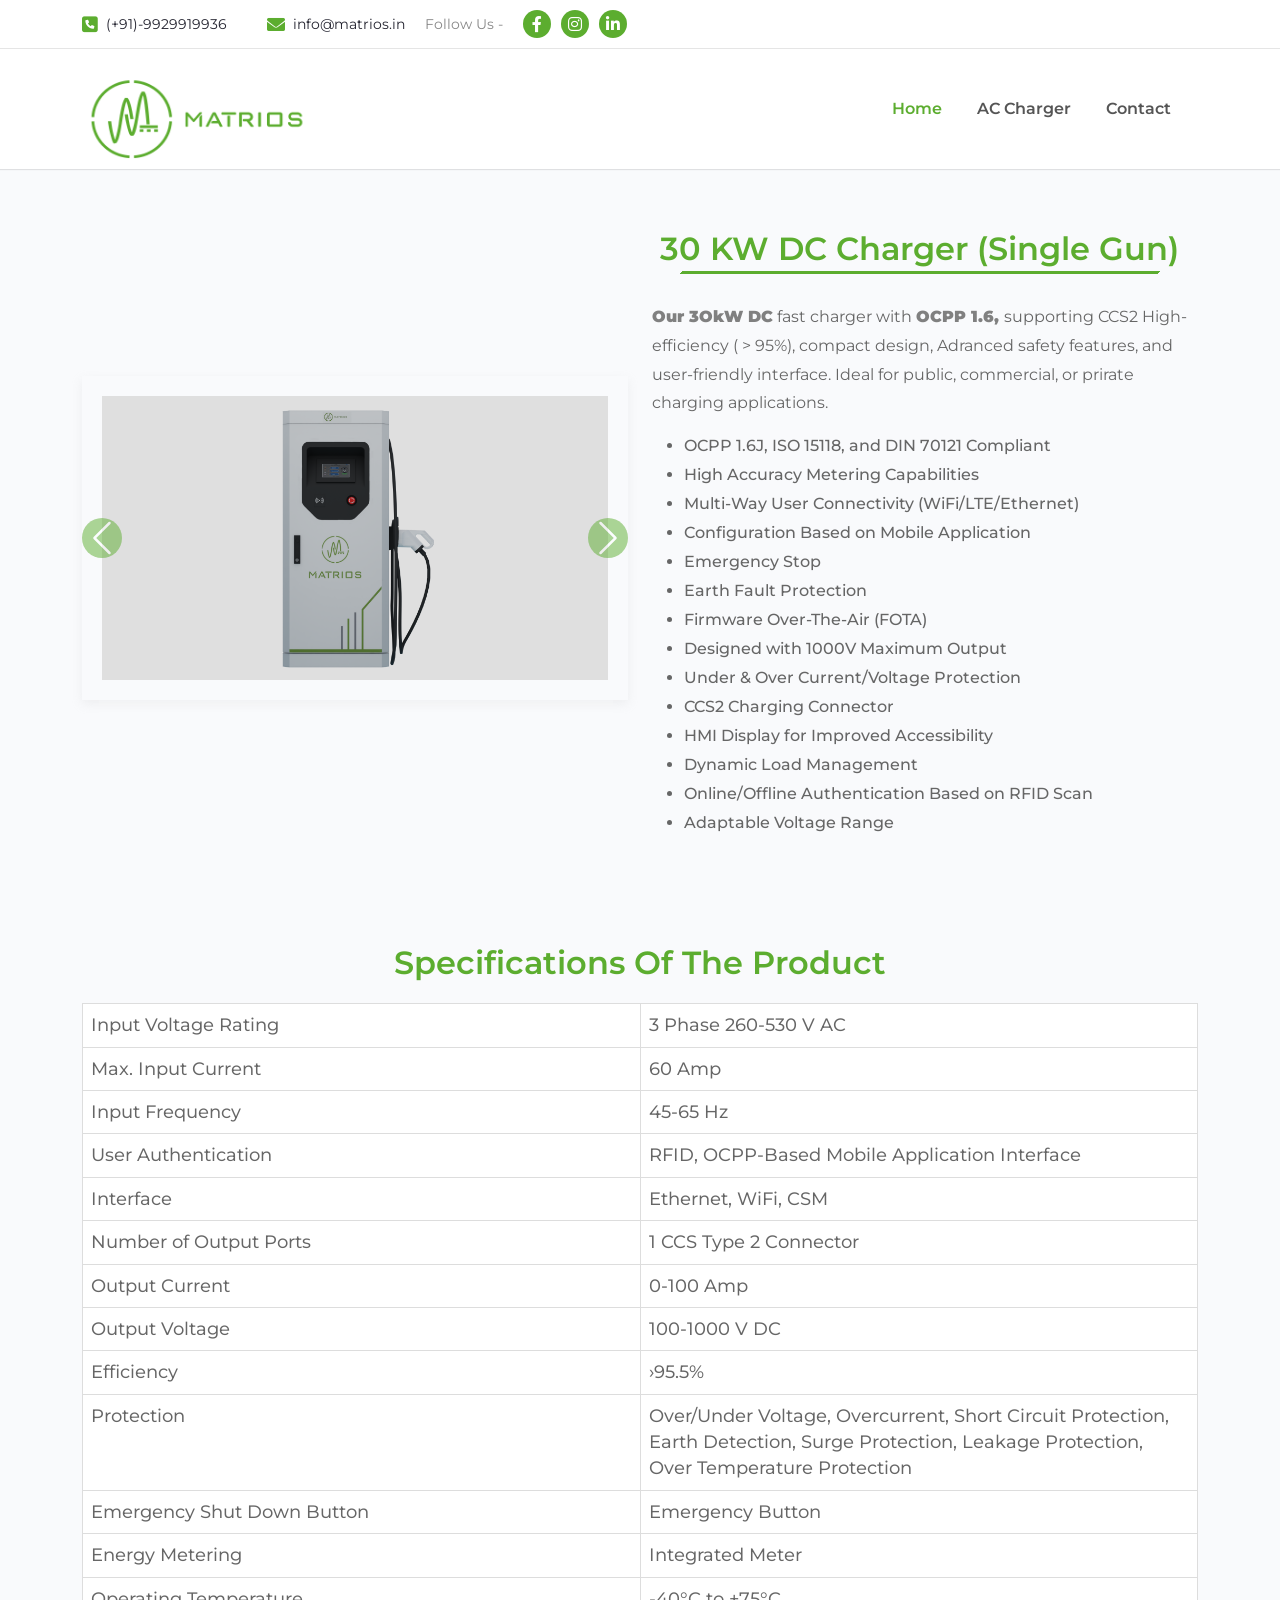
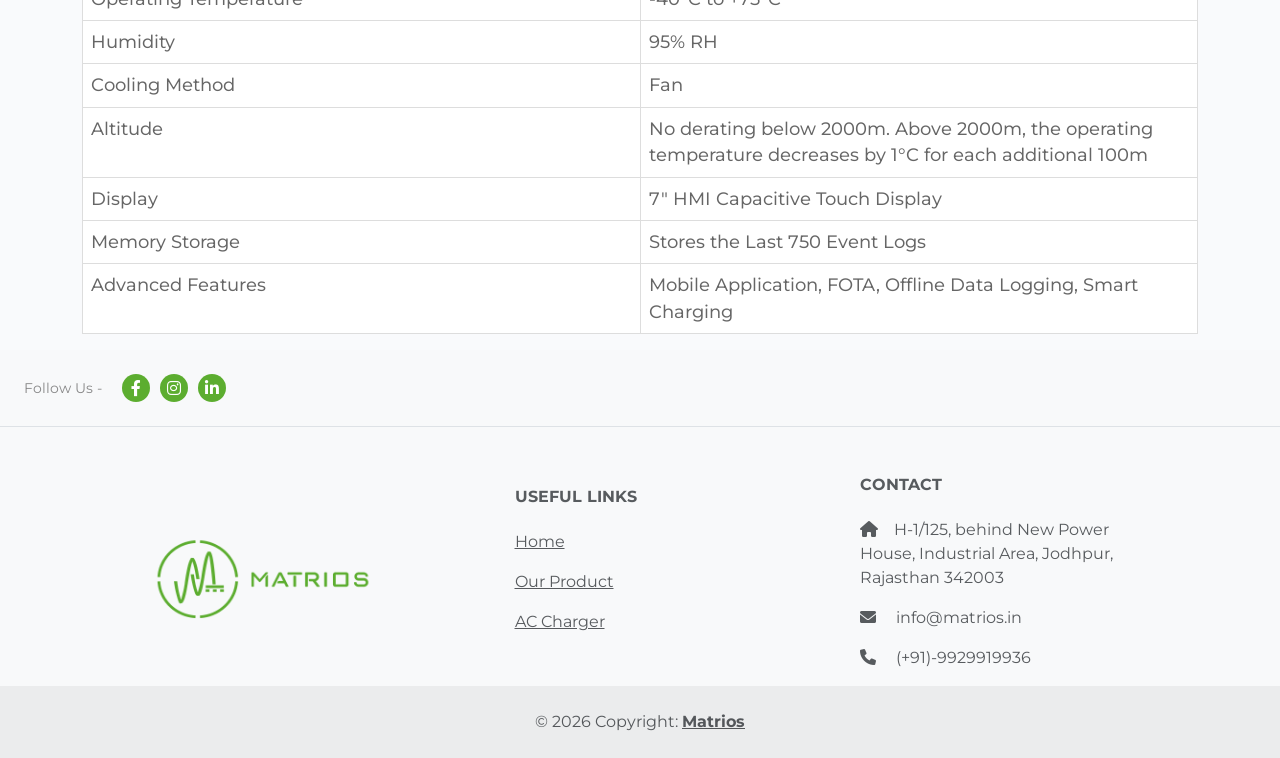
<file: pages/specificaton/dc-chargersinglegun.html>
<!DOCTYPE html>
<html lang="en">

<head>
  <meta charset="UTF-8" />
  <meta name="viewport" content="width=device-width, initial-scale=1.0" />
  <title>Matrios</title>

  <!-- Bootstrap CSS -->
  <link href="https://cdn.jsdelivr.net/npm/bootstrap@5.3.3/dist/css/bootstrap.min.css" rel="stylesheet" integrity="sha384-QWTKZyjpPEjISv5WaRU9OFeRpok6YctnYmDr5pNlyT2bRjXh0JMhjY6hW+ALEwIH" crossorigin="anonymous" />

  <!-- Google Fonts -->
  <link rel="preconnect" href="https://fonts.googleapis.com" />
  <link rel="preconnect" href="https://fonts.gstatic.com" crossorigin />

  <link href="https://fonts.googleapis.com/css2?family=Montserrat:wght@100..900&family=Open+Sans:wght@300..800&display=swap" rel="stylesheet" />

  <!-- FontAwesome for Icons -->
  <link href="https://cdnjs.cloudflare.com/ajax/libs/font-awesome/6.0.0-beta3/css/all.min.css" rel="stylesheet" />
  <link href="https://cdn.jsdelivr.net/npm/bootstrap@5.3.3/dist/css/bootstrap.min.css" rel="stylesheet" />
  <script src="https://cdnjs.cloudflare.com/ajax/libs/OwlCarousel2/2.3.4/owl.carousel.min.js"></script>


  <!-- Custom Stylesheets -->
  <link rel="stylesheet" href="../../stylesheets/style.css" />
   <link rel="stylesheet" href="../../stylesheets/universalStyle.css" /> 
  <link rel="stylesheet" href="../../stylesheets/animation.css" />
  <link rel="stylesheet" href="../../stylesheets/responsive.css">
  <link rel="stylesheet" href="../../stylesheets/dc-chargers.css">
  <link rel="stylesheet" href="../../stylesheets/specifications.css">
</head>

<body>

  <!-- Top Bar -->
  <div class="top-bar">
    <div class="container">
      <div class="contact-info">
        <a href="tel:+080033000">
          <i class="fas fa-phone-alt fa-phone-square"></i> (+91)-9929919936
        </a>
        <a href="mailto:info@matrios.in">
          <i class="fas fa-envelope"></i> info@matrios.in
        </a>
      </div>
      <div class="social-icons">
        <span>Follow Us - </span>
        <a href="#" title="Facebook"><i class="fab fa-facebook-f"></i></a>
        <a href="#" title="Instagram"><i class="fab fa-instagram"></i></a>
        <a href="https://www.linkedin.com/company/matrios/" title="LinkedIn" aria-label="Matrios LinkedIn" target="_blank" rel="noopener noreferrer"><i class="fab fa-linkedin-in"></i></a>
      </div>
    </div>
  </div>
  
  

  <!-- Navbar -->
  <nav class="navbar navbar-expand-lg nav">
    <div class="container">

      <!-- Logo -->
       
      <div class="navbar-logo">
        <a class="logo" href="../../index.html">
          <img src="../../utils/images/VPN.png" alt="Logo" />
        </a>
      </div>
  
      <!-- Navbar Toggler -->
      <button class="navbar-toggler" type="button" data-bs-toggle="collapse" data-bs-target="#navbarSupportedContent" aria-controls="navbarSupportedContent" aria-expanded="false" aria-label="Toggle navigation">
        <span class="navbar-toggler-icon"></span>
      </button>
  
      <!-- Navbar Links -->
      <div class="collapse navbar-collapse" id="navbarSupportedContent">
        <ul class="navbar-nav ms-auto mb-2 mb-lg-0">
          <li class="nav-item">
            <a class="nav-link active" aria-current="page" href="../../index.html" style="color:#5CAD2F">Home</a>
          </li>
          <li class="nav-item">
            <a class="nav-link" href="../ac-chargers.html">AC Charger</a>
          </li>
         
          <li class="nav-item">
            <a class="nav-link" href="#footer">Contact</a>
          </li>
        </ul>
      </div>
    </div>
  </nav>
  

   
  <section id="product" class="py-4">
    <div class="container">
      <div class="row">
        <!-- Carousel Section -->
        <div class="col-lg-6">
          <div id="carouselExampleControls" class="carousel slide" data-bs-ride="carousel">
            <div class="carousel-inner">
              <div class="carousel-item active">
                <img id="mainImage" class="d-block w-100 img-fluid" src="../../utils/images/dc-charger/front.png" alt="First slide">
              </div>
              <div class="carousel-item">
                <img class="d-block w-100 img-fluid" src="../../utils/images/dc-charger/left.png" alt="Second slide">
              </div>
              <div class="carousel-item">
                <img class="d-block w-100 img-fluid" src="../../utils/images/dc-charger/right.png" alt="Third slide">
              </div>
            </div>
            <!-- Carousel Controls -->
            <button class="carousel-control-prev" type="button" data-bs-target="#carouselExampleControls" data-bs-slide="prev">
              <span class="carousel-control-prev-icon" aria-hidden="true"></span>
              <span class="visually-hidden">Previous</span>
            </button>
            <button class="carousel-control-next" type="button" data-bs-target="#carouselExampleControls" data-bs-slide="next">
              <span class="carousel-control-next-icon" aria-hidden="true"></span>
              <span class="visually-hidden">Next</span>
            </button>
          </div>
        </div>
  
  <!-- Product Description -->
  <div class="col-lg-6 mt-4 mt-lg-0">
    <h2>
      <span style="color:#5cad2f;font-weight:600;">30 KW DC  Charger (Single Gun)</span>
    </h2>
    <p style="color:#666">
       <span style="color:gray;font-weight:900;">Our 3OkW DC</span> fast charger with <span style="color:gray;font-weight:900;">OCPP 1.6,
       </span> supporting CCS2 High-efficiency ( > 95%), compact design,
         Adranced safety features, and user-friendly interface. Ideal for
          public, commercial, or prirate charging applications.
    </p>
    <ul style="color:#666; text-align:start">
      <li>OCPP 1.6J, ISO 15118, and DIN 70121 Compliant</li>
      <li>High Accuracy Metering Capabilities</li>
      <li>Multi-Way User Connectivity (WiFi/LTE/Ethernet)</li>
      <li>Configuration Based on Mobile Application</li>
      <li>Emergency Stop</li>
      <li>Earth Fault Protection</li>
      <li>Firmware Over-The-Air (FOTA)</li>
      <li>Designed with 1000V Maximum Output</li>
      <li>Under & Over Current/Voltage Protection</li>
      <li>CCS2 Charging Connector</li>
      <li>HMI Display for Improved Accessibility</li>
      <li>Dynamic Load Management</li>
      <li>Online/Offline Authentication Based on RFID Scan</li>
      <li>Adaptable Voltage Range</li>
    </ul>
    
  </div>
</div>
</div>
</section>
  
  <section id="specs" class="container mt-4">
    <h2 class="text-center" style="color:#5cad2f;font-weight:600;">Specifications Of The Product</h2>
    <table class="table table-bordered specsTable">
      <tbody>
        <tr>
          <td>Input Voltage Rating</td>
          <td>3 Phase 260-530 V AC</td>
        </tr>
        <tr>
          <td>Max. Input Current</td>
          <td>60 Amp</td>
        </tr>
        <tr>
          <td>Input Frequency</td>
          <td>45-65 Hz</td>
        </tr>
        <tr>
          <td>User Authentication</td>
          <td>RFID, OCPP-Based Mobile Application Interface</td>
        </tr>
        <tr>
          <td>Interface</td>
          <td>Ethernet, WiFi, CSM</td>
        </tr>
        <tr>
          <td>Number of Output Ports</td>
          <td>1 CCS Type 2 Connector</td>
        </tr>
        <tr>
          <td>Output Current</td>
          <td>0-100 Amp</td>
        </tr>
        <tr>
          <td>Output Voltage</td>
          <td>100-1000 V DC</td>
        </tr>
        <tr>
          <td>Efficiency</td>
          <td>›95.5%</td>
        </tr>
        <tr>
          <td>Protection</td>
          <td>
            Over/Under Voltage, Overcurrent, Short Circuit Protection, Earth Detection, Surge Protection, Leakage Protection, Over Temperature Protection
          </td>
        </tr>
        <tr>
          <td>Emergency Shut Down Button</td>
          <td>Emergency Button</td>
        </tr>
        <tr>
          <td>Energy Metering</td>
          <td>Integrated Meter</td>
        </tr>
        <tr>
          <td>Operating Temperature</td>
          <td>-40°C to +75°C</td>
        </tr>
        <tr>
          <td>Humidity</td>
          <td>95% RH</td>
        </tr>
        <tr>
          <td>Cooling Method</td>
          <td>Fan</td>
        </tr>
        <tr>
          <td>Altitude</td>
          <td>No derating below 2000m. Above 2000m, the operating temperature decreases by 1°C for each additional 100m</td>
        </tr>
        <tr>
          <td>Display</td>
          <td>7" HMI Capacitive Touch Display</td>
        </tr>
        <tr>
          <td>Memory Storage</td>
          <td>Stores the Last 750 Event Logs</td>
        </tr>
        <tr>
          <td>Advanced Features</td>
          <td>Mobile Application, FOTA, Offline Data Logging, Smart Charging</td>
        </tr>
      </tbody>
      
    </table>
  </section>
  
   

    <!-- Footer -->
    <footer class="text-center text-lg-start bg-body-tertiary text-muted"id="footer">
      <!-- Section: Social media -->
      <section class="d-flex justify-content-center justify-content-lg-between p-4 border-bottom">
        <!-- Right -->
        <div class="social-icons">
          <span>Follow Us - </span>
          <a href="#" title="Facebook"><i class="fab fa-facebook-f"></i></a>
          <a href="#" title="Instagram"><i class="fab fa-instagram"></i></a>
          <a href="https://www.linkedin.com/company/matrios/" title="LinkedIn" aria-label="Matrios LinkedIn" target="_blank" rel="noopener noreferrer"><i class="fab fa-linkedin-in"></i></a>
        </div>
        <!-- Right -->
      </section>
      <!-- Section: Social media -->

      <!-- Section: Links  -->
      <section class="">
        <div class="container text-center text-md-start mt-5">
          <!-- Grid row -->
          <div class="row mt-3">
            <!-- Grid column -->
            <div class="col-md-3 col-lg-4 col-xl-3 mx-auto mb-4 navbar-logo">
              <!-- Content -->
              <a class="logo">
                <img src="../../utils/images/VPN.png" alt="Logo" />
              </a>
            </div>
            <!-- Grid column -->

            <!-- Grid column -->
            <div class="col-md-3 col-lg-2 col-xl-2 mx-auto mb-4">
              <!-- Links -->
              <h6 class="text-uppercase fw-bold mb-4">
                Useful links
              </h6>
              <p>
                <a href="../../index.html" class="text-reset">Home</a>
              </p>
              <p>
                <a href="#product" class="text-reset">Our Product</a>
              </p>
              <p>
                <a href="../ac-chargers.html" class="text-reset">AC Charger</a>
              </p>
            </div>
            <!-- Grid column -->

            <!-- Grid column -->
            <div class="col-md-4 col-lg-3 col-xl-3 mx-auto mb-md-0 mb-4">
              <!-- Links -->
              <h6 class="text-uppercase fw-bold mb-4">Contact</h6>
              <p><i class="fas fa-home me-3"></i>H-1/125, behind New Power House, Industrial Area, Jodhpur, Rajasthan 342003</p>
              <p>
                <i class="fas fa-envelope me-3"></i>
                info@matrios.in
              </p>
              <p><i class="fas fa-phone me-3"></i> (+91)-9929919936</p>
            </div>
            <!-- Grid column -->
          </div>
          <!-- Grid row -->
        </div>
      </section>
      <!-- Section: Links  -->

      <!-- Copyright -->
      <div class="text-center p-4" style="background-color: rgba(0, 0, 0, 0.05);">
        © <span class="copyright-year">2024</span> Copyright:
        <a class="text-reset fw-bold" href="https://e4engineer.in">Matrios</a>
      </div>
      <!-- Copyright -->
    </footer>
    <!-- Footer -->

    <script>document.querySelectorAll(".copyright-year").forEach(el => { el.textContent = new Date().getFullYear(); });</script>
</body>

  <script
    src="https://cdn.jsdelivr.net/npm/bootstrap@5.3.3/dist/js/bootstrap.bundle.min.js"
    integrity="sha384-YvpcrYf0tY3lHB60NNkmXc5s9fDVZLESaAA55NDzOxhy9GkcIdslK1eN7N6jIeHz"
    crossorigin="anonymous"
  ></script>
  <script src="../../scripts/script.js"></script>
</html>
</file>
<file: stylesheets/ac-chargers.css>
.heading {
	margin-top: 30px;
}

.h1Underline::before {
	content: "";
	position: absolute;
	left: 0;
	height: 4px;
	width: 37%;
	background-color: #5cad2f;
	transform: scaleX(0);
	transition: transform 0.5s ease-in-out;
	bottom: -2px;
}

.h1Underline:hover::before {
	transform: scaleX(1);
}

#content {
	margin-bottom: 30px;
}

.contentCol {
	display: flex;
	flex-direction: column;
	justify-content: center;
	align-items: center;
	text-align: center;
	padding: 50px 0;
	position: relative;
	overflow: hidden;
}

.contentCol h1 {
	margin: 10px 0;
	font-size: 1.7rem;
	
}
.contentCol .head-tag{
    
    margin-left: -110px ;
}

.contentCol p {
	
	line-break: auto;
	text-align: start;
	padding-left: 60px;
}

.contentCol{
	display: flex;
	justify-content: center;
	align-items: center;
	
}
.contentCol img {
	width:100%;
	height: auto;
	object-fit: cover;
}



/* .animleftcontent,.animlefthead
{

padding:0 !important;
} */

/* .animlefthead{
	text-align: start;
	display: flex;
	align-items: start;
} */
</file>
<file: stylesheets/universalStyle.css>
/* Universal Styles */

* {
	padding: 0;
	margin: 0;
	font-family: "Montserrat", sans-serif;
	box-sizing: border-box;
}

body{
	
	padding: 0;
	margin: 0;
}
/* * p {
	line-height: 1.8;
} */
* h1 {
	color: gray;
	font-weight: bold;
}

::selection {
	background-color: var(--primary);
	color: white;
}


/* Color Variables */

:root {
	--primary: #749a35;
}
#title{
	margin-top: 20px;

}


	

/* Hero Section Style */
#navbarNav .nav-link{
	color: gray;
	font-weight: 600;
}
#navbarNav .nav-link:hover{
	color: var(--primary);
}

.matriosNav {
	width: 100%;
	z-index: 1000;
	display: flex;
	align-items: center;
	justify-content: space-between;
	padding: 0 20px;
	/* Remove fixed position */
	position: relative;
	/* Optional background gradient if you want */
	/* background: linear-gradient(to right, rgba(212, 212, 212, 0.9) 0%, rgba(212, 211, 211, 0.9) 100%); */
}





.copyrightDiv p {
	font-size: 0.95rem !important;
}

.contactInfoDiv {
	padding-top: 30px;
}

.contactInfoDiv div {
	padding: 5px;
	display: flex;
	align-items: center;
	margin-bottom: 8px;
}

.contactInfoDiv p {
	margin: 0;
	margin-left: 10px !important;
	font-size: 0.9rem !important;
}

.contactInfoDiv svg {
	min-width: 32px;
	max-width: 24px;
}

.contactInfoDiv a {
	color: #fff;
	text-decoration: none;
}
.contactInfoDiv a:hover {
	color: #c0c0c0;
}

/* specification button style */

.specBtn {
	color: #749a35;
	border-color: #749a35;
}

.specBtn:hover {
	color: white;
	background-color: #5cad2f;

}

/* Know more button style css */
.knowMoreBtn {
	
	background-color: var(--primary) !important;
	color: white !important;

	
	border-color: #ffffff !important;

	padding: 0.625rem 2.1875rem;
	font-size: 0.9375rem;
}

.knowMoreBtn:hover {
	background-color: #5cad2f	!important;
}
</file>
<file: stylesheets/animation.css>
.animLeft,
.animRight {
	opacity: 0;
	transition: transform 1s ease-in-out, opacity 1s ease-in-out;
}

.animLeft {
	transform: translateX(-100%);
}

.animRight {
	transform: translateX(100%);
}

.in-view.animLeft {
	transform: translateX(0);
	opacity: 1;
}

.in-view.animRight {
	transform: translateX(0);
	opacity: 1;
}

/* Navbar Animation */

.nav-item a {
	color: gray;
	font-weight: 400;
}

.nav-item a {
	position: relative;
	transition: color 0s ease;
}

.nav-item a::after,
.nav-item a::before {
	content: " ";
	position: absolute;
	width: 0%;
	display: block;
	height: 2px;
	transition: all 0.3s ease;
	margin-top: 3px;
	margin-bottom: 3px;
}

.nav-item a::after {
	bottom: 0;
	left: 0;
}

.nav-item a::before {
	top: 0;
	right: 0;
}

.nav-item a:hover::after {
	width: 100%;
	background-color: #749a35;
}

.nav-item a:hover::before {
	width: 100%;
	background-color: #bb8d0d;
}
</file>
<file: stylesheets/responsive.css>
/* Logo nav bar top bar  */

@media (max-width: 768px) {
    .navbar-logo img{
        width: 270px;
        height: 120px;
    }
  }
  
  @media (max-width: 576px) {
    

    .navbar-logo img{
        width: 170px;
        height: 100px;
    }
  }
  
  @media (max-width: 768px) {
    .top-bar .container {
      flex-direction: column;
      align-items: flex-start;
    }

    

    .navbar .navbar-collapse {
      justify-content: flex-start;
    }
  }

   /* Responsive Adjustments */
@media (max-width: 768px) {
.top-bar .container {
  flex-direction: column;
  align-items: flex-start;
  gap: 8px;
}
}



/* Carosel Control responsove index page  */


/* Responsive Design */
	  
@media (max-width: 1200px) {
    .carousel-content {
      padding: 2px;
    }
  
    .carousel-text h1 {
      font-size: 2.5rem;
    }
  
    .carousel-text p {
      font-size: 1.1rem;
    }
  }
  
  @media (max-width: 992px) {
    .carousel-content {
      flex-direction: column;
      height: auto;
      text-align: center;
    }
  
    .carousel-text {
      max-width: 100%;
      padding-right: 0;
      margin-bottom: 20px;
    }
  
    .carousel-image {
      width: 100%;
    }
  
    .carousel-text h1 {
      font-size: 2.2rem;
    }
  
    .carousel-text p {
      font-size: 1rem;
    }
  }
  
  @media (max-width: 768px) {
    .carousel-content {
      padding: 30px;
    }
  
    .carousel-text h1 {
      font-size: 2rem;
    }
  
    .carousel-text p {
      font-size: 0.9rem;
    }
  
    .carousel-text .btn {
      padding: 8px 15px;
      font-size: 1rem;
    }
  
    .carousel-indicators [data-bs-target] {
      width: 10px;
      height: 10px;
    }
  }
  
  @media (max-width: 576px) {
    .carousel-content {
      padding: 0px;
    }
  
    .carousel-text h1 {
      font-size: 1.8rem;
    }
  
    .carousel-text p {
      font-size: 0.85rem;
    }
  
    .carousel-text .btn {
      padding: 6px 12px;
      font-size: 0.9rem;
    }
  
    .carousel-indicators [data-bs-target] {
      width: 8px;
      height: 8px;
    }
  }


  /* Nozzel reader green page reponsive */
  @media (max-width: 992px) {
    .nozzel-reader {
      flex-direction: column;
      height: auto;
      text-align: center;
      padding: 10px;
    }
  
    .nozzel-reader .content {
      font-size: 28px;
      padding: 0 10px;
      align-items: center;
    }
  
    .nozzel-reader p {
      padding-left: 0;
    }
  
    .nozzel-reader .image {
      padding-right: 0;
      margin-top: 10px;
      display: flex;
      align-items: center;
      justify-content: center;
    }
  
    .nozzel-reader .image img {
      width: 150px;
     
    }
  }
  
  @media (max-width: 576px) {
    .nozzel-reader {
      height: auto;
      padding: 10px;
      
    }
  
    .nozzel-reader .content {
      font-size: 24px;
    }
  
    .nozzel-reader .image img {
      width: 130px;
      


    }
  }
  

  /* index page ac charger reponsive */
  	
	@media (max-width: 768px) {
		.Ac-charger {
			padding: 30px 10px;
		} 

    /* .dc-image{
      width: 70% !important;
     
      
    } */

    .dcdouble h1{ 
     font-size: 25px !important;
    }
	
     .ac-content{
      text-align: center !important;
     }

		.ac-content h1 {
			font-size: 2rem;
			margin-top: 10px;
		}
	
		.ac-content p {
			font-size: 1rem;
      text-align: start !important;
     
			
		}
		.ac-content .btn{
			margin-bottom: 20px;
		}
	}

	

    /* cms banner section responsive */
    @media (max-width: 1200px) {
        .cms-section {
          padding: 40px;
        }
      
        .row-cms h3 {
          font-size: 2.5rem;
        }
      
        .row-cms p {
          font-size: 15px;
        }
      
        .btn-success {
          font-size: 15px;
          padding: 8px 16px;
        }
      
        .cms-image img {
          margin-left: 0;
        }
      }
      
      @media (max-width: 992px) {
        .cms-section {
          padding: 35px;
        }
      
        .row-cms h3 {
          font-size: 2rem;
        }
      
        .row-cms p {
          font-size: 14px;
        }
      
        .btn-success {
          /* font-size: 14px;
          padding: 8px 14px; */
        }
      
        .cms-image img {
          margin-left: 0;
        }
      }
      
      @media (max-width: 768px) {
        .cms-section {
          padding: 30px;
        }
        .carousel-indicators [data-bs-target]{
          display: block !important;
        }
        .carousel-control-prev,
	       .carousel-control-next {
          display: block
         }
      
         carousel-control-prev-icon,
         .carousel-control-next-icon
         {
          display: block;
         }
        .row-cms h3 {
          font-size: 1.75rem;
        }
        .matrihead{
          margin-top: 20px;
          font-size: 25px  !important;
          text-align: center !important;
        }
        .matrip{
          font-size: 15px !important;
          text-align: start !important;
        }
      
        .row-cms p {
          font-size: 15px !important;
        }
      
        .btn-success {
          font-size: 13px;
          padding: 8px 12px;
        }
      
        .cms-image img {
          margin-left: 0;
        }
      }
      
      @media (max-width: 576px) {
        .cms-section {
          padding: 20px;
        }
        .matrihead{
          margin-top: 20px;
          font-size: 25px  !important;
          text-align: center !important;
        }
        .matrip{
          font-size: 15px !important;
          text-align: start !important;
        }
      
        .row-cms h3 { 
          font-size: 1.5rem !important;
          
        }
       
        .image-banner img{
          border-radius: 5px !important;
          margin: 0 !important;
        
          padding: 0 !important;
        }
      
        .row-cms p {
          font-size: 15px !important;
        }
      
        .btn-success {
          font-size: 16px !important;
          padding: 8px 10px;
        }
      
        .cms-image img {
          width: 100%;
          margin-left: 0;
        }
      }
      
      @media (max-width: 360px) {
        .cms-section {
          padding: 15px;
        }
      
        .row-cms h3 {
          font-size: 1.25rem;
        }
      
        .row-cms p {
          font-size: 14px !important;
        }
      
        /* .btn-success {
          font-size: 11px;
          padding: 7px 8px;
        } */
      
        .cms-image img {
          width: 85%;
        }
      }
      

      /* Ac Charger Reponsive Area */

/* For tablets (max-width: 1024px) */


@media (max-width: 1024px) {
    .contentCol img {
        width: 100% !important;
        height: auto;
    }

    .contentCol h1 {
        font-size: 1.8rem; /* Smaller font size for tablet screens */
    }
}

/* For mobile devices (max-width: 768px) */
@media (max-width: 768px) {
    .contentCol img {
        width: 100% !important;
        max-width: 100% !important;
        height: auto; /* Fixing image height to auto */
      
    }

    .contentCol h1 {
        font-size: 1.6rem;
        padding: 0;
        text-align: left; 
        padding-left: 5px; /* Padding adjusted for small screens */
    }

    .top-bar .container{
     display: flex;
     align-items: start !important;
    }

    .contentCol p {
        font-size: 1rem;
        padding-left: 10px; /* Padding adjusted for smaller screens */
    }
    body, html {
        overflow-x: hidden;
        margin: 0;
        padding:0;
    }
}

/* For mobile devices (max-width: 520px) */
@media (max-width: 520px) {
    .contentCol h1 {
        font-size: 1.5rem;
        padding: 12px;
        text-align: left; /* Align heading left */
    }


    #content .heading {
        font-size: 23px !important;
        margin-bottom: 20px !important;
        margin-top: 20px !important;
    }

    .contentCol p {
        font-size: 15px;
        text-align: start;
        padding: 10px !important;
    }

    .contentCol {
        padding: 0px !important;
        margin: 10px !important;
    }
    body, html {
        overflow-x: hidden;
        margin: 0;
        padding: 0;
    }
}
</file>
<file: stylesheets/style.css>
:root {
	--primary-color: #5cad2f;
	--secondary-color: #f1c40f;
	--text-color: #242430;
	--icon-hover-color: #5cad2f;
  }

  body{
	background-color: #FFFFFF !important;
	margin: 0;
	padding: 0;
	box-sizing: border-box;
	/* font-family: 'Pridi', serif; */
	font-family: "Montserrat", sans-serif;
	
  }
  
  .top-bar {
	background-color: #ffffff;
	padding: 10px 0;
	box-shadow: 0 2px 5px rgba(0, 0, 0, 0.1);
  }
  
  .top-bar .container {
	display: flex;
	justify-content: space-between;
	align-items: center;
  }
  
  .contact-info {
	display: flex;
	gap: 20px;
	align-items: center;
  }
  
  .contact-info a {
	color: #888;
	font-size: 14px;
	text-decoration: none;
	display: flex;
	align-items: center;
  }
  
  
  .fa-phone-square:before {
	content: "\f098";
}
  .contact-info a:hover {
	color: var(--text-color);
  }
  
  .contact-info i {
	color: var(--primary-color);
	font-size: 18px;
	margin-right: 8px;
  }
  
  .social-icons {
	display: flex;
	align-items: center;
	gap: 10px;
  }
  
  .social-icons span {
	font-size: 14px;
	color: #888;
	margin-right: 10px;
  }
  
  .social-icons a {
	display: inline-flex;
	justify-content: center;
	align-items: center;
	background-color: var(--primary-color);
	color: #ffffff;
	text-decoration: none;
	width: 28px;
	height: 28px;
	border-radius: 50%;
	font-size: 16px;
	transition: background-color 0.3s ease, transform 0.3s ease;
  }
  
  .social-icons a:hover {
	background-color: #555;
	transform: scale(1.1);
  }
  
  .social-icons a:hover {
	color: var(--icon-hover-color);
  }
  
 
     
      
        .top-bar {
			background-color: #ffffff;  
			padding: 10px 0;
			border-bottom: 1px solid rgba(0, 0, 0, 0.1); /* Thin gray line at the bottom */
		  }
		  
      

      .top-bar .container {
        display: flex;
        justify-content: space-between;
        /* align-items: center; */
		justify-content: flex-start;
      }

      .contact-info a {
        color: #242430;
        text-decoration: none;
        margin-right: 20px;
        font-size: 14px;
      }

	
    /* Navbar Styles */
       .navbar {
        /* background-color: #ffffff; 
        padding: 10px 0;
        box-shadow: 0 1px 1px rgba(0, 0, 0, 0.1); */
		position: sticky;
		top: 0;
		z-index: 1000; /* Ensures it stays above other elements */
		background-color: #ffffff; /* Keeps the background visible */
		padding: 10px 0;
		
		box-shadow: 0 1px 1px rgba(0, 0, 0, 0.1);
      }

	  

      .navbar .navbar-nav .nav-link {
        color: #555;  
		font-weight: 600;
	    padding-right: 27px;
        
      }
		.contact-info .phone,
      .contact-info .email {
    color: #888; 
    font-size: 18px;
}

      .navbar .navbar-nav .nav-link:hover {
        color: var(--primary-color); 
      }

	  .navbar-logo {
		position: relative;
		padding: 0px 0px 00px 0px;
		max-width: 200px;
		height: 100px;
		line-height: 95px;
		display: inline-block;
		vertical-align: top;
	
	  }

    .navbar-logo img{
		width: 230px;
		height: 125px;
	}


		  /*image carosel start */

		
	.carousel-content {
		display: flex;
		justify-content: space-between;
		align-items: center;
		height: 100vh;
		
		
	
		
		box-sizing: border-box;
		overflow: hidden;
		border-bottom: 2px solid rgba(209, 209, 209, 0.959);
		
	  }
	  
	  .carousel-text {
		flex: 1;
		max-width: 50%;
		
	  }
	  
	  .carousel-text h1,.matrihead {
		font-size: 3rem;
		font-weight: bold;
		color: #5cad2f;
		line-height: 1.2;
	  }
	  
	  .carousel-text h1 span {
		color: #2c2b2b;
	  }
	  
	  .carousel-text p {
		font-size: 1.2rem;
		margin: 20px 0;
		color: #666;
		line-height: 1.6;
	  }
	  .matrip{
		color: #666;
		font-size: 1.1rem;
	  }
	  
	  .carousel-text .btn,.btn-ac {
		padding: 10px 20px;
		font-size: 1.2rem;
		font-weight: bold;
		border: #5cad2f;
		border-radius: 15px;
		background-color: #5cad2f;
	  }
	  
	  .carousel-text .btn,.btn-ac:hover{
        background-color: #5cad2f !important;
	  }
	  .carousel-image {
		flex: 1.5;
		width: 50%;
	  }
	  
	  .carousel-image img {
		width: 100%;
		height: 100%;
		object-fit: fill;
	  }
	  
	  .carousel-control-prev-icon,
	  .carousel-control-next-icon {
		background-color: #5cad2f;
		border-radius: 50%;
	  }
	  
	  .carousel-control-prev,
	  .carousel-control-next {
		color: #fff;
		border: none;
	  }
	  
	  .carousel-indicators {
		position: absolute;
		bottom: 20px;
		display: flex;
		justify-content: center;
		padding: 0;
		margin: 0;
		list-style: none;
	  }
	  
	  .carousel-indicators [data-bs-target] {
		width: 12px;
		height: 12px;
		background-color: black;
		border: 2px solid #5cad2f;
		border-radius: 50%;
		margin: 0 5px;
		transition: background-color 0.3s ease, transform 0.3s ease;
	  }
	  
	  .carousel-indicators [data-bs-target]:hover {
		transform: scale(1.2);
	  }
	  
	  .carousel-indicators .active {
		background-color: #5cad2f;
		border-color: #5cad2f;
	  }
	  
	  

	  /*image carosel end */

	  /*noozel reader design */
	  .nozzel-reader {
		background-color: #5cad2f;
		height: 150px;
		display: flex;
		margin-bottom: 10px;
		/* margin:0px; */
		align-items: center;
	  }
	  
	  .nozzel-reader .content {
		font-family: 'Pridi', serif !important;
		color: white;
		display: flex;
		justify-content: center;
		align-items: flex-end;
		font-size: 34px;
		padding-left: 100px;
	  }
	  
	  .nozzel-reader p {
		margin: 0;
	  }
	  
	  .nozzel-reader .image {
		display: flex;
		align-items: flex-start;
		
	  }
	  
	  .nozzel-reader .image img {
		width: 170px;
		margin-top: -30px;
		/* height: 160px; */
	  }
	  
	 

	  /*Ac Charger  */

	  .Ac-charger {
		padding: 40px 20px;
		/* background-color: #f9f9f9; */
	}

	  
	
	.ac-image img {
		max-width: 100%;
		height: auto;
		border-radius: 10px;
		/* box-shadow: 0px 4px 8px rgba(145, 143, 143, 0.1); */
	}
	
	.ac-content h1 {
		font-size: 2.5rem;
		font-weight: bold;
		color: #808080;
		margin-bottom: 20px;
		font-weight: 900;
	}
	
	.ac-content p {
		font-size: 1.1rem;
		color: #666;
		line-height: 1.6;
		margin: 0;
	}
	.ac-content .btn{
		
		margin-top: 50px;
	
	}


	  
	
	 

  /* CMA Section Style */

  .cms-section {
	position: relative;
	overflow: hidden;
	padding: 50px;
  }
  
  /* .bg-overlay {
	position: absolute;
	top: 0;
	left: 0;
	width: 100%;
	border-radius: 30px;
	height: 100%;
	background-image: url('../utils/images/righttrans.png');
	background-size: cover;
	background-position: center;
	filter: blur(2px);
	z-index: 1;
  } */
  
  .row-cms {
	position: relative;
	z-index: 2;
  }
  
  .row-cms h3 {
	font-weight: 700;
	font-size: 35px !important;
	max-width: 100%;
	color: #5cad2f;
	
  }
  
  .row-cms p 
  {
	color: #666;
	font-size: 17px;
  }
	
  
  .row-cms .btn-success {
	background-color: #5cad2f;
	border: none;
	color: #ffffff;
	padding: 10px 20px;
	font-size: 16px;
	font-weight: bold;
	text-transform: uppercase;
	transition: all 0.3s ease;
  }
  
  .btn-success:hover {
	background-color: #4e9428;
  }
  
  .cms-image img {
	max-width: 100%;
	height: auto;
	width: 100%;
	
  }
  
  

  /* footer content */
  .contact-link {
	color: #666; /* Set text color to gray */
	text-decoration: none; /* Remove underline */
  }
  
  .contact-link i {
	color: #666; /* Set icon color to gray */
  }

  .image-banner{
	
	width: 100%;
	margin-top: 20px;
	height: auto;
  }

  .image-banner img{
	width: 100%;
	border-radius: 20px;
	height:auto;
  }
  

 /* Styles for the Back to Top button */
/*  
#back-to-top {
	position: fixed; 
	bottom: 20px; 
	right: 20px;
	z-index: 9999;
	display: none; 
  }
  
  #back-to-top.affix {
	display: block; 
  }
  
  #back-to-top button {
	border: none;
	border-radius: 50%;
	background-color: #5cad2f; 
	color: white;
	width: 50px;
	height: 50px;
	box-shadow: 0 2px 5px rgba(0, 0, 0, 0.2);
	transition: all 0.3s ease;
  }
  
  #back-to-top button:hover {
	background-color: #5cad2f; 
  }
  
  #back-to-top .fa-rocket {
	font-size: 20px;
	transform: rotate(0deg);
	transition: transform 0.3s ease;
  }
  
  #back-to-top button:hover .fa-rocket {
	transform: rotate(-45deg); 
  }
   */
</file>
<file: stylesheets/dc-chargers.css>
* {
	margin: 0;
	padding: 0;
	box-sizing: border-box;
	
	font-family: "Montserrat", sans-serif;
  }
  
  body {
	overflow-x: hidden; /* Prevents horizontal scrolling */
	margin: 0;
	padding: 0;
	background-color: #f9fafc !important;

  }
  
  #dc-chargers {
	padding: 50px 0;
	background-color: #f9fafc;
  }
  
  .container-fluid {
	width: 90%;
	margin: 0 auto;
  }
  
  .row {
	display: flex;
	justify-content: space-between;
	align-items: center;
	flex-wrap: wrap; /* Enables wrapping on smaller screens */
  }
  
  .col-lg-3 {
	display: flex;
	flex-direction: column;
	
  }
  
  .feature-item {
	text-align: left;
  }
  
  .feature-item h3 {
	font-size: 16px;
	color: #66a048;
	margin-bottom: 5px;
  }
  
  .feature-item p {
	font-size: 15px;
	color: #666;
  }

  .feature-number {
	display: inline-block;
	width: 40px;
	height: 40px;
	line-height: 40px;
	background-color:#d8eaf3;
	/* color: black; */
	text-align: center;
	border-radius: 50%;
	/* font-weight: bold; */
	margin-right: 10px;
	font-size: 16px;
	/* box-shadow: 0 2px 4px rgba(0, 0, 0, 0.2); */
  }
  
  
  #specs h2 {
	text-align: start;
	margin: 2.5rem 0 1rem 0;
  }
  
  .specsTable {
	border-color: #666;
	font-size: 1.1rem;
	font-weight: 450;
	width: 100%;
  }
  
  .specsTable tr td {
	color: #666;
  }
  
  ul li {
	margin: 5px 0;
	font-weight: 500;
  }
  
 
  
  .center-image {
	max-width: 100%; /* Makes the image responsive */
	height: auto; /* Maintains the aspect ratio */
	display: block;
	margin: 0 auto; /* Centers the image */
  }
  
  
  /* Ensure the table is scrollable on smaller screens */
  #specs {
	overflow-x: auto;
  }
  
  #specs table {
	width: 100%;
	table-layout: fixed; /* Ensures table adapts better to different screen sizes */
  }
  
  /* Responsive Design for Mobile */
  @media (max-width: 768px) {
	.row {
	  flex-direction: column; /* Stack columns on smaller screens */
	  text-align: center;
	}
  
	.col-lg-3 {
	  align-items: center; /* Centers the content for better appearance */
	  text-align: center;
	}
  

  
	/* Make the table responsive */
	#specs table {
	  width: 100%;
	  display: block;
	  overflow-x: auto; /* Add scroll if necessary */
	}
  
	.specsTable {
	  font-size: 0.9rem; /* Make table text smaller on smaller screens */
	}
  }
  
  /* Extra small devices like mobile portrait */
  @media (max-width: 576px) {
	.feature-item h3 {
	  font-size: 16px;
	}
  
	.feature-item p {
	  font-size: 12px;
	}
	.dcdouble h1{
		font-size: 25px !important;
	}

	.dcdouble p{
		align-items: start !important;
		text-align: start !important;
	}
  }
</file>
<file: stylesheets/specifications.css>
/* General Styles */
#product {
    margin-top: 2rem;
}

#product p {
    line-height: 1.8;
}

#specs h2 {
    text-align: start;
    margin: 2.5rem 0 1rem 0;
}



.specsTable {
    border-color: #666;
    font-size: 1.1rem;
    font-weight: 450;
    width: 100%;
    border-collapse: collapse;
}

.specsTable tr td {
    color: #666;
    padding: 8px;
    border: 1px solid #ddd;
    text-align: left;
}

ul li {
    margin: 5px 0;
    font-weight: 500;
}

/* Underline Styles */
h2 {
    --a: -45deg; /* control the angle */
    --t: 0.1em; /* thickness of the underline */
    color: #749a35;
    margin-bottom: 30px;
}

h2 span {
    --_s: calc(var(--t) * cos(var(--a)));
    background: linear-gradient(
            var(--a),
            #0000 var(--_s),
            currentColor 0 calc(100% - var(--_s)),
            #0000 0
        )
        bottom/var(--i, 90%) var(--t) no-repeat;
    padding: 0 0.25em calc(var(--t) + 0.1em);
    -webkit-box-decoration-break: clone;
    box-decoration-break: clone;
    transition: 0.3s;
    cursor: pointer;
}

h2:hover span {
    --i: 100%;
}

h2 {
    line-height: 1.5;
    text-transform: capitalize;
}

/* Carousel */
.carousel-slide {
    display: flex;
    justify-content: center !important;
    align-items: center !important;
}

.carousel-control-prev-icon,
.carousel-control-next-icon {
    background-color: rgb(12, 11, 11);
    border-radius: 50%;
    padding: 10px;
}

.carousel-inner {
    display: flex;
    align-items: center;
    text-align: center;
    align-self: center;
}

.carousel-control-prev-icon,
.carousel-control-next-icon {
    background-color: #5cad2f;
    border-radius: 50%;
    width: 40px; /* Optional: Adjust size */
    height: 40px;
    display: flex;
    justify-content: center;
    align-items: center;
}

.carousel-control-prev,
.carousel-control-next {
    width: auto; /* Prevent taking up extra space */
}

.carousel-control-prev:hover .carousel-control-prev-icon,
.carousel-control-next:hover .carousel-control-next-icon {
    background-color: #4a8d28; /* Optional: Darker shade on hover */
    transition: background-color 0.3s ease-in-out;
}

.carousel {
    padding: 20px; /* Optional: Adds spacing around carousel */
    box-shadow: 0 4px 10px rgba(197, 197, 197, 0.2); /* Optional: Adds a light background color */
}

.img-fluid{
    width: 100%;
    max-width: 100%;
    height: auto;
    background-color: #dfdfdf;
}



/* Responsive Design */
@media (max-width: 768px) {
    #product {
        margin-top: 1rem;
    }

    .specsTable {
        font-size: 1rem;
    }

    .carousel {
        padding: 10px;
    }

    .carousel-control-prev-icon,
    .carousel-control-next-icon {
        width: 30px;
        height: 30px;
    }

    h2 {
        font-size: 1.5rem;
    }
}

@media (max-width: 480px) {
    #product p {
        font-size: 0.9rem;
    }

    .specsTable tr td {
        font-size: 0.9rem;
    }

    ul li {
        font-size: 0.9rem;
    }

    .carousel {
        padding: 5px;
    }

    .carousel-control-prev-icon,
    .carousel-control-next-icon {
        width: 25px;
        height: 25px;
    }

    h2 {
        font-size: 1.2rem;
    }
}
</file>
